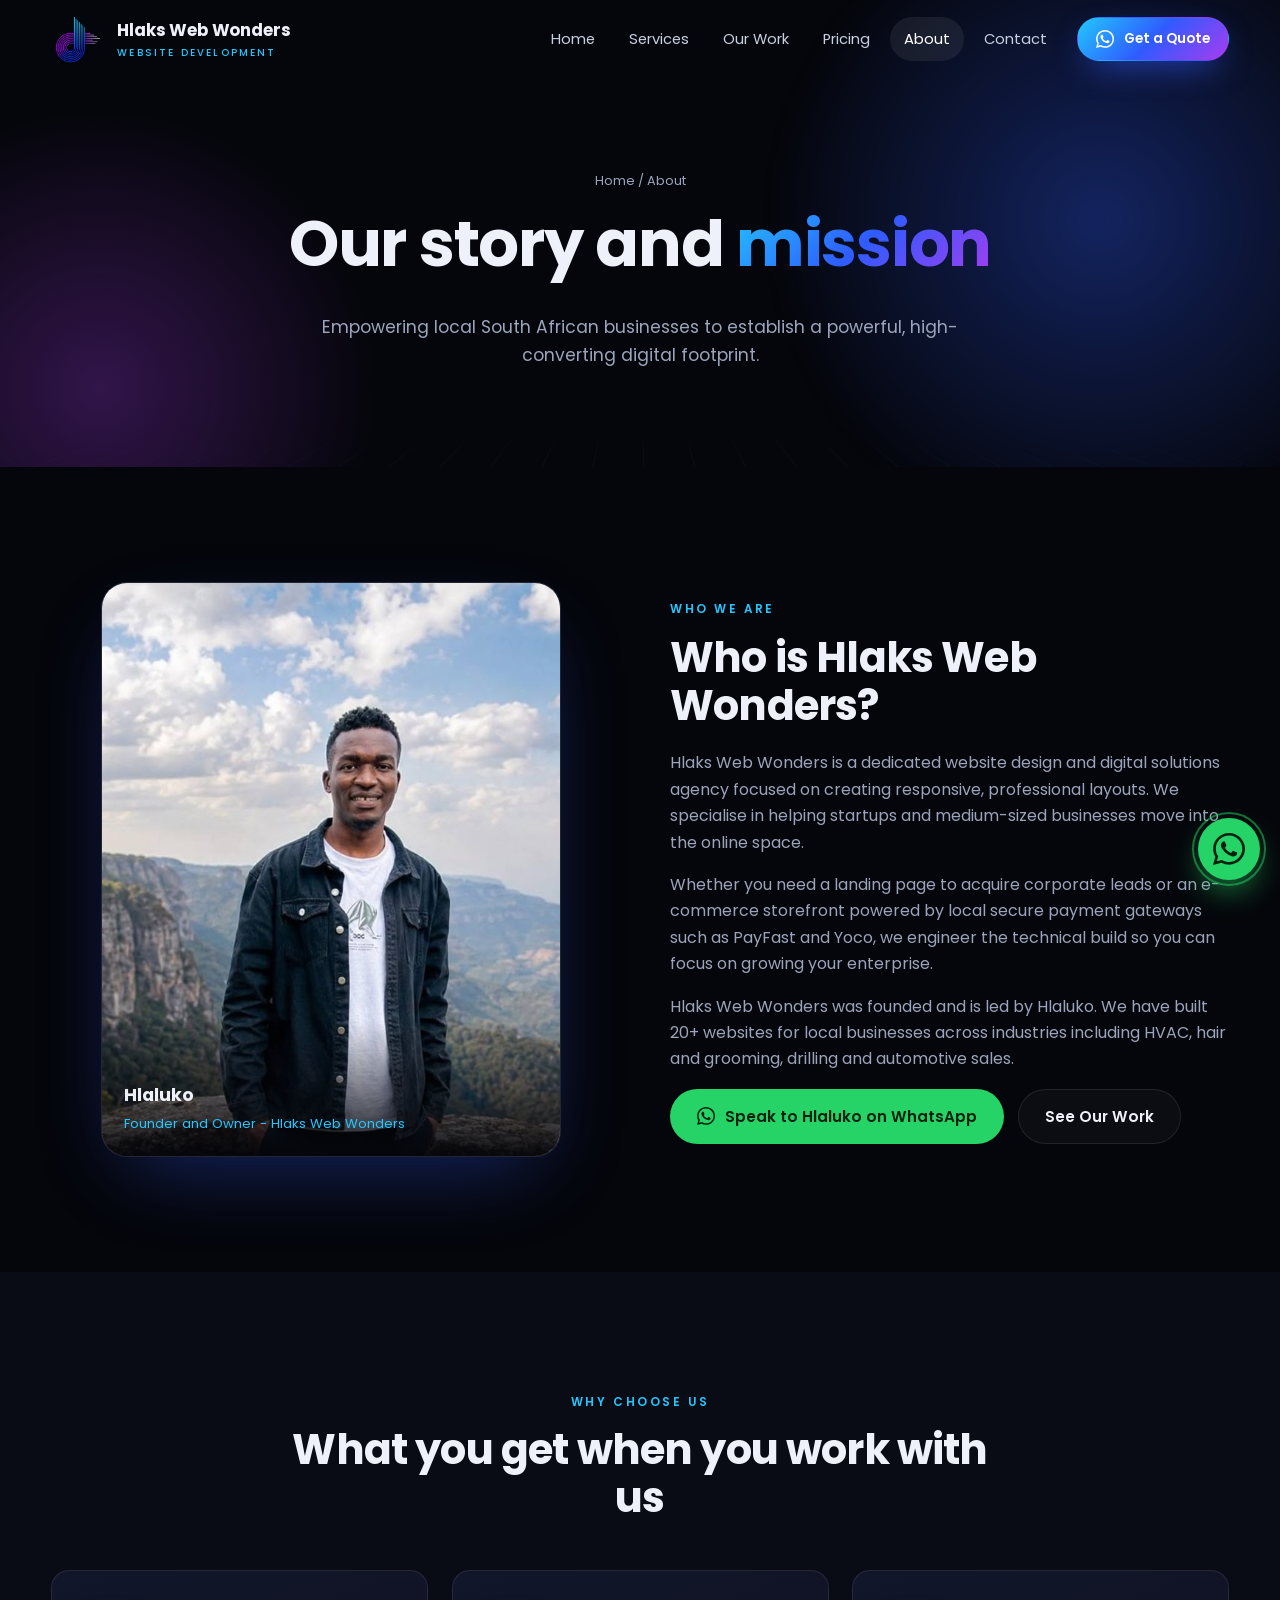
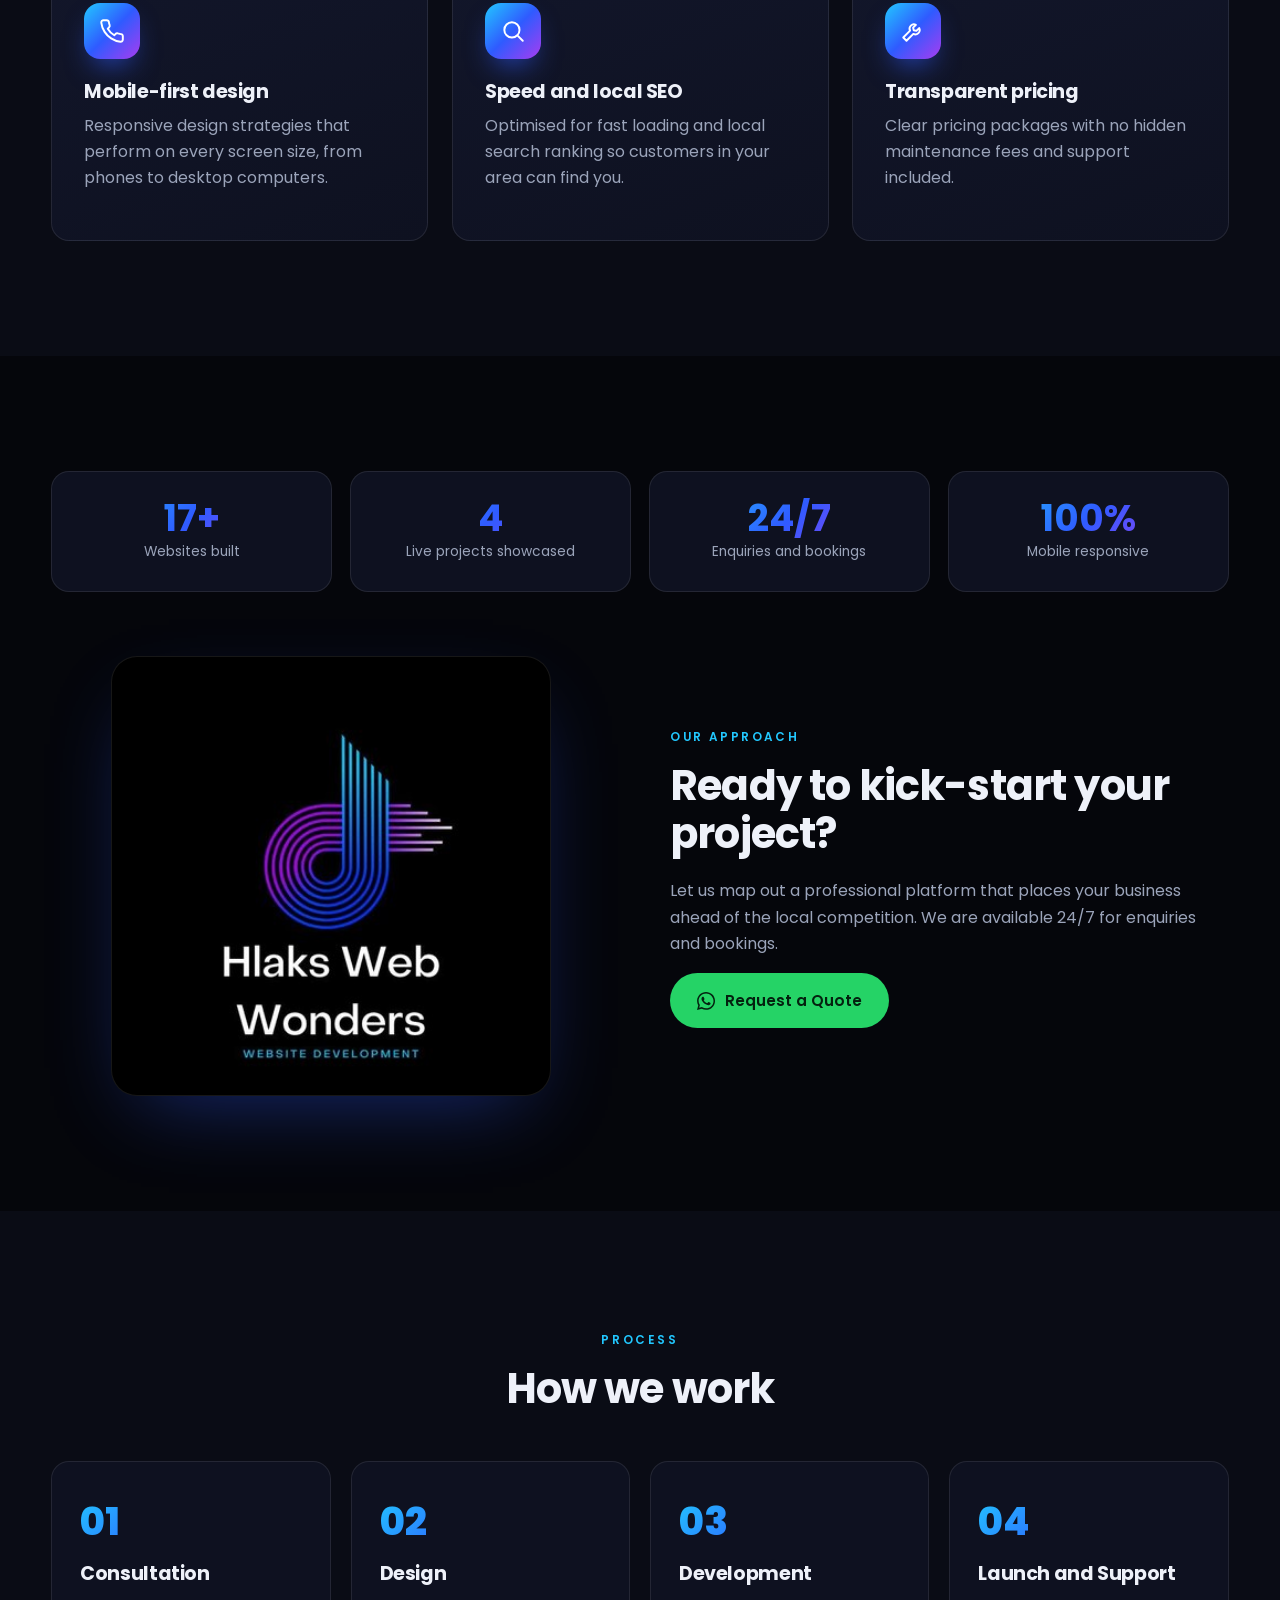
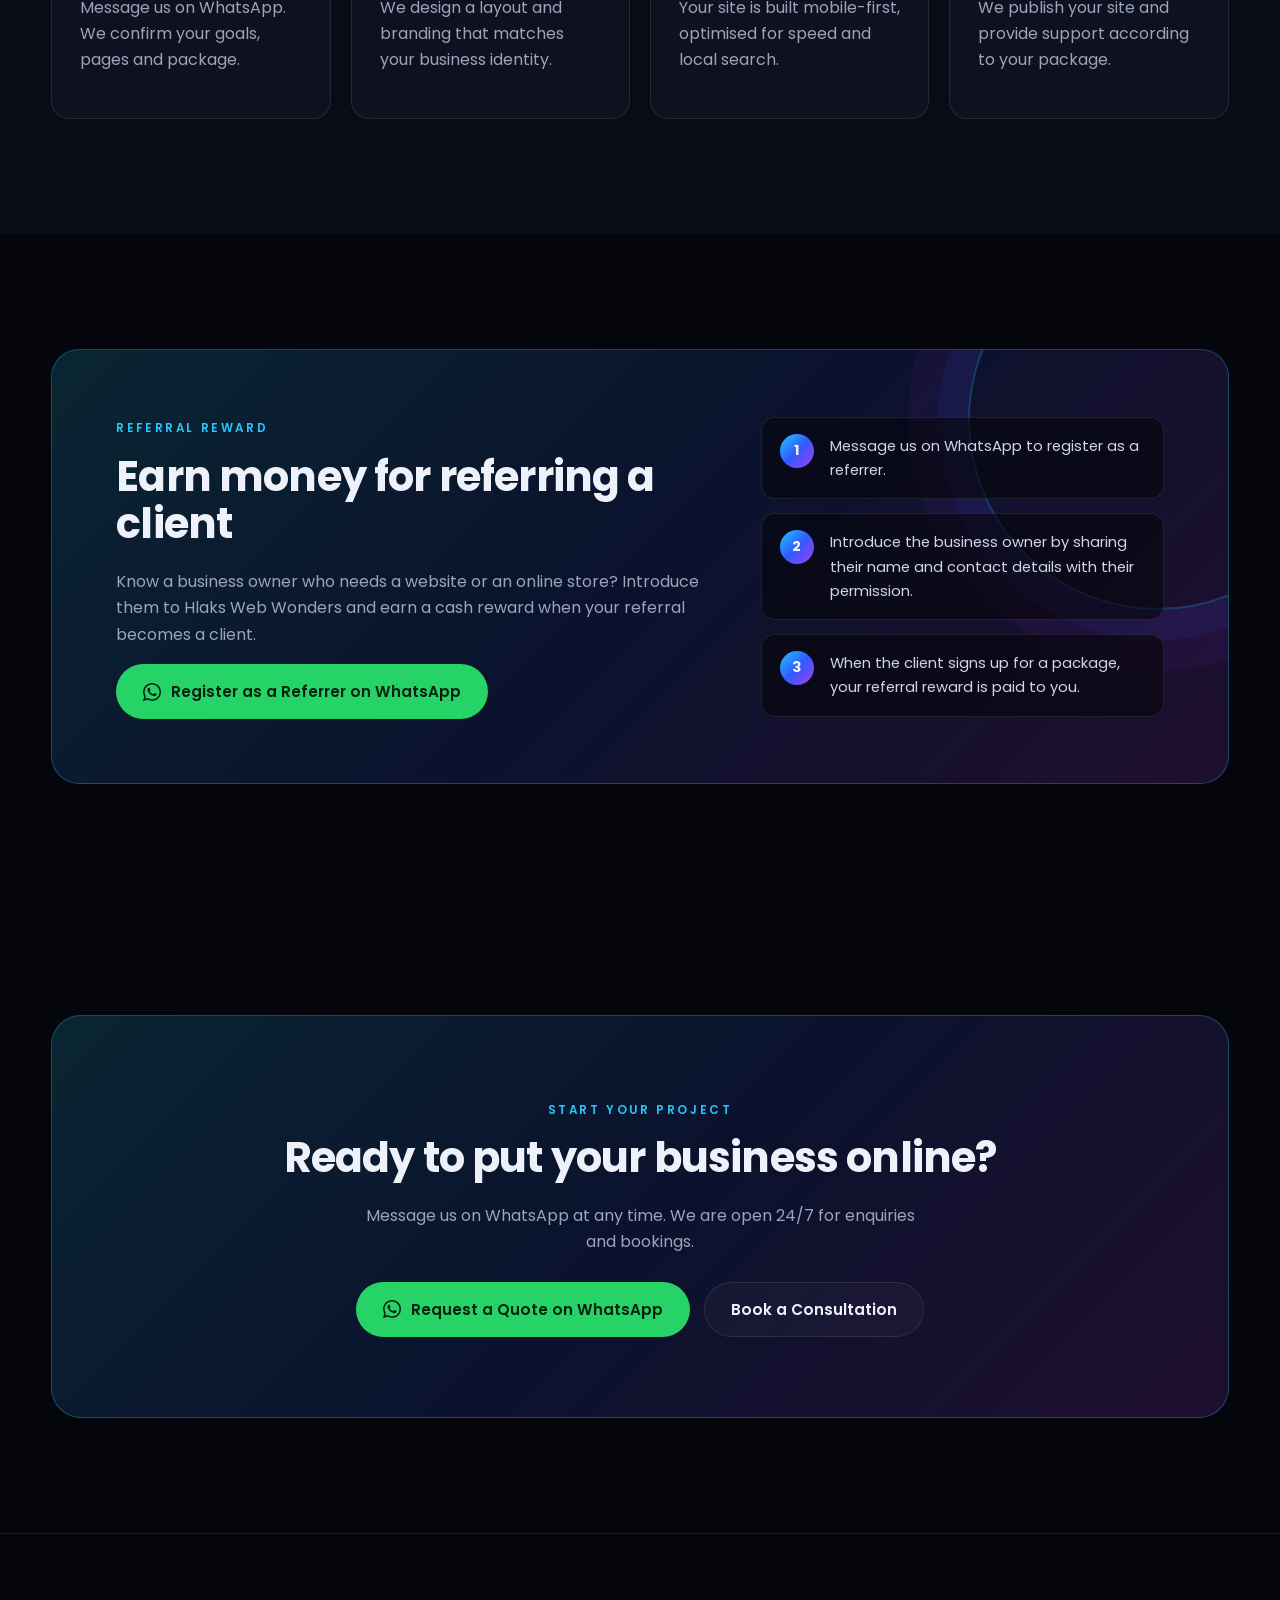
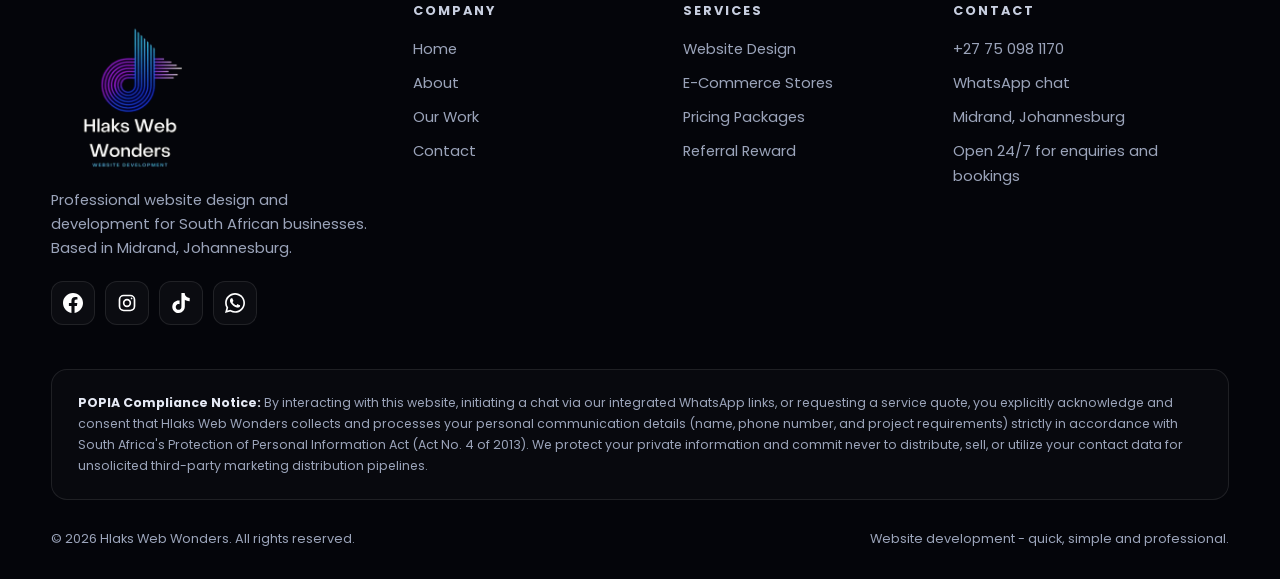
<file: about.html>
<!DOCTYPE html>
<html lang="en-ZA">
<head>
<meta charset="utf-8">
<meta name="viewport" content="width=device-width, initial-scale=1">
<title>About Hlaks Web Wonders | Website Design Agency in Midrand</title>
<meta name="description" content="Learn about Hlaks Web Wonders, a website design and digital solutions agency in Midrand helping South African businesses build a high-converting online presence.">
<meta name="theme-color" content="#05060b">
<link rel="canonical" href="https://hlakswebwonders.site/about.html">
<meta property="og:type" content="website">
<meta property="og:title" content="About Hlaks Web Wonders | Website Design Agency in Midrand">
<meta property="og:description" content="Learn about Hlaks Web Wonders, a website design and digital solutions agency in Midrand helping South African businesses build a high-converting online presence.">
<meta property="og:url" content="https://hlakswebwonders.site/about.html">
<meta property="og:locale" content="en_ZA">
<link rel="icon" type="image/png" href="[data-uri]">
<link rel="preconnect" href="https://fonts.googleapis.com">
<link rel="preconnect" href="https://fonts.gstatic.com" crossorigin>
<link href="https://fonts.googleapis.com/css2?family=Poppins:wght@400;500;600;700;800&display=swap" rel="stylesheet">
<style>
/* Hlaks Web Wonders - stylesheet
   Palette taken from the logo: black, cyan, electric blue, purple, lavender */
:root{
  --bg:#05060b;
  --bg-2:#0a0c15;
  --card:#0e1120;
  --card-2:#12162a;
  --line:rgba(255,255,255,.09);
  --text:#eef1f9;
  --muted:#9ba4ba;
  --cyan:#22c8ff;
  --blue:#2f5bff;
  --purple:#a83cf0;
  --lav:#f1d4f5;
  --wa:#25d366;
  --grad:linear-gradient(135deg,#22c8ff 0%,#2f5bff 50%,#a83cf0 100%);
  --grad-soft:linear-gradient(135deg,rgba(34,200,255,.16),rgba(47,91,255,.14),rgba(168,60,240,.16));
  --radius:18px;
  --shadow:0 30px 80px -30px rgba(47,91,255,.45);
  --font:'Poppins',system-ui,-apple-system,'Segoe UI',Roboto,Arial,sans-serif;
}
*,*::before,*::after{box-sizing:border-box}
html{scroll-behavior:smooth;-webkit-text-size-adjust:100%}
body{margin:0;background:var(--bg);color:var(--text);font-family:var(--font);line-height:1.65;font-size:16px;overflow-x:hidden}
img{max-width:100%;display:block}
a{color:inherit;text-decoration:none}
ul{margin:0;padding:0;list-style:none}
h1,h2,h3,h4{line-height:1.15;margin:0 0 .5em;font-weight:700;letter-spacing:-.02em}
h1{font-size:clamp(2.2rem,5.4vw,4rem)}
h2{font-size:clamp(1.7rem,3.6vw,2.6rem)}
h3{font-size:1.2rem}
p{margin:0 0 1em;color:var(--muted)}
.container{width:min(1180px,92%);margin-inline:auto}
.section{padding:clamp(64px,9vw,116px) 0;position:relative}
.section.alt{background:var(--bg-2)}
.eyebrow{display:inline-block;font-size:.74rem;letter-spacing:.22em;text-transform:uppercase;color:var(--cyan);font-weight:600;margin-bottom:14px}
.grad-text{background:var(--grad);-webkit-background-clip:text;background-clip:text;color:transparent}
.section-head{max-width:720px;margin-bottom:48px}
.section-head.center{margin-inline:auto;text-align:center}
.skip{position:absolute;left:-999px;top:0;background:#fff;color:#000;padding:10px 16px;z-index:200}
.skip:focus{left:10px;top:10px}

/* ---------- Buttons ---------- */
.btn{display:inline-flex;align-items:center;justify-content:center;gap:10px;padding:14px 26px;border-radius:999px;font-weight:600;font-size:.95rem;border:1px solid transparent;cursor:pointer;transition:transform .25s,box-shadow .25s,background .25s;font-family:inherit;text-align:center}
.btn svg{width:18px;height:18px;flex:none}
.btn-primary{background:var(--grad);color:#fff;box-shadow:0 12px 34px -12px rgba(47,91,255,.9)}
.btn-primary:hover{transform:translateY(-3px);box-shadow:0 18px 40px -12px rgba(168,60,240,.9)}
.btn-wa{background:var(--wa);color:#04210f}
.btn-wa:hover{transform:translateY(-3px);box-shadow:0 16px 36px -14px rgba(37,211,102,.9)}
.btn-ghost{border-color:var(--line);background:rgba(255,255,255,.03);color:var(--text)}
.btn-ghost:hover{border-color:var(--cyan);transform:translateY(-3px)}
.btn-sm{padding:10px 18px;font-size:.85rem}
.btn-block{width:100%}

/* ---------- Header ---------- */
.site-header{position:fixed;inset:0 0 auto 0;z-index:100;transition:background .3s,backdrop-filter .3s,border-color .3s;border-bottom:1px solid transparent}
.site-header.scrolled{background:rgba(5,6,11,.82);backdrop-filter:blur(16px);-webkit-backdrop-filter:blur(16px);border-color:var(--line)}
.nav{display:flex;align-items:center;justify-content:space-between;height:78px}
.brand{display:flex;align-items:center;gap:12px;font-weight:700;font-size:1.05rem;letter-spacing:-.01em}
.brand img{width:54px;height:50px;object-fit:contain}
.brand small{display:block;font-size:.62rem;letter-spacing:.22em;color:var(--cyan);font-weight:500;text-transform:uppercase}
.nav-links{display:flex;align-items:center;gap:6px}
.nav-links a.link{padding:10px 14px;border-radius:999px;font-size:.92rem;color:#c8cfe0;transition:color .2s,background .2s}
.nav-links a.link:hover,.nav-links a.link.active{color:#fff;background:rgba(255,255,255,.07)}
.nav-links .btn{margin-left:10px}
.burger{display:none;width:46px;height:46px;border-radius:12px;border:1px solid var(--line);background:rgba(255,255,255,.04);cursor:pointer;position:relative}
.burger span{position:absolute;left:12px;right:12px;height:2px;background:#fff;border-radius:2px;transition:transform .3s,opacity .3s,top .3s}
.burger span:nth-child(1){top:16px}.burger span:nth-child(2){top:22px}.burger span:nth-child(3){top:28px}
.burger.open span:nth-child(1){top:22px;transform:rotate(45deg)}
.burger.open span:nth-child(2){opacity:0}
.burger.open span:nth-child(3){top:22px;transform:rotate(-45deg)}

/* ---------- Hero ---------- */
.hero{padding:150px 0 90px;position:relative;overflow:hidden;min-height:100vh;display:flex;align-items:center}
.hero-bg{position:absolute;inset:0;pointer-events:none}
.hero-bg::before{content:"";position:absolute;width:760px;height:760px;right:-200px;top:-160px;background:radial-gradient(circle,rgba(47,91,255,.35),transparent 62%);filter:blur(10px)}
.hero-bg::after{content:"";position:absolute;width:640px;height:640px;left:-220px;bottom:-240px;background:radial-gradient(circle,rgba(168,60,240,.28),transparent 62%)}
.grid-floor{position:absolute;left:-20%;right:-20%;bottom:-8%;height:55%;background-image:linear-gradient(rgba(34,200,255,.18) 1px,transparent 1px),linear-gradient(90deg,rgba(34,200,255,.18) 1px,transparent 1px);background-size:60px 60px;transform:perspective(500px) rotateX(64deg);transform-origin:50% 100%;mask-image:linear-gradient(to top,#000 10%,transparent 85%);-webkit-mask-image:linear-gradient(to top,#000 10%,transparent 85%);animation:floor 8s linear infinite;opacity:.55}
@keyframes floor{to{background-position:0 60px}}
.hero-grid{display:grid;grid-template-columns:1.05fr .95fr;gap:50px;align-items:center;position:relative;z-index:2}
.hero h1{margin-bottom:22px}
.hero p.lead{font-size:1.12rem;max-width:560px;margin-bottom:30px}
.hero-cta{display:flex;flex-wrap:wrap;gap:14px;margin-bottom:34px}
.hero-badges{display:flex;flex-wrap:wrap;gap:12px}
.badge{display:inline-flex;align-items:center;gap:8px;padding:8px 14px;border:1px solid var(--line);border-radius:999px;font-size:.8rem;color:#c8cfe0;background:rgba(255,255,255,.03)}
.badge i{width:8px;height:8px;border-radius:50%;background:var(--wa);box-shadow:0 0 0 0 rgba(37,211,102,.7);animation:pulse 2s infinite}
@keyframes pulse{70%{box-shadow:0 0 0 9px rgba(37,211,102,0)}100%{box-shadow:0 0 0 0 rgba(37,211,102,0)}}

/* 3D scene */
.scene{perspective:1400px;height:520px;position:relative}
.stack{position:absolute;inset:0;transform-style:preserve-3d;transition:transform .15s ease-out;transform:rotateX(8deg) rotateY(-16deg)}
.ring-set{position:absolute;left:50%;top:50%;width:380px;height:380px;margin:-190px 0 0 -190px;transform-style:preserve-3d;animation:spin 26s linear infinite}
.ring-set span{position:absolute;inset:0;border-radius:50%;background:var(--grad);-webkit-mask:radial-gradient(farthest-side,transparent calc(100% - 4px),#000 calc(100% - 3px));mask:radial-gradient(farthest-side,transparent calc(100% - 4px),#000 calc(100% - 3px));opacity:.9}
.ring-set span:nth-child(1){transform:translateZ(-120px) scale(1)}
.ring-set span:nth-child(2){transform:translateZ(-60px) scale(.84)}
.ring-set span:nth-child(3){transform:translateZ(0) scale(.68)}
.ring-set span:nth-child(4){transform:translateZ(60px) scale(.52)}
.ring-set span:nth-child(5){transform:translateZ(120px) scale(.36)}
@keyframes spin{to{transform:rotateY(360deg)}}
.browser{position:absolute;left:50%;top:50%;width:min(420px,88%);margin-left:calc(min(420px,88%) / -2);margin-top:-150px;transform:translateZ(90px);background:#0b0e1c;border:1px solid rgba(255,255,255,.14);border-radius:16px;overflow:hidden;box-shadow:0 40px 90px -25px rgba(34,200,255,.4),0 0 0 1px rgba(255,255,255,.03)}
.browser-bar{display:flex;align-items:center;gap:7px;padding:11px 14px;background:#10142a;border-bottom:1px solid var(--line)}
.browser-bar i{width:10px;height:10px;border-radius:50%;background:#2a3050}
.browser-bar em{margin-left:10px;flex:1;height:20px;border-radius:999px;background:#0a0d1c;font-style:normal;font-size:.66rem;color:var(--muted);display:flex;align-items:center;padding:0 12px}
.browser-body{padding:20px;display:grid;gap:12px}
.bl{height:12px;border-radius:6px;background:rgba(255,255,255,.1)}
.bl.w60{width:60%}.bl.w80{width:80%}.bl.w40{width:40%}
.bl.hero-l{height:22px;background:var(--grad);width:70%}
.bb-row{display:grid;grid-template-columns:repeat(3,1fr);gap:10px;margin-top:6px}
.bb-row div{height:64px;border-radius:10px;background:var(--grad-soft);border:1px solid var(--line)}
.bb-btn{width:120px;height:30px;border-radius:999px;background:var(--wa);margin-top:6px}
.float-card{position:absolute;padding:14px 18px;border-radius:14px;background:rgba(14,17,32,.9);border:1px solid rgba(255,255,255,.14);backdrop-filter:blur(8px);font-size:.8rem;font-weight:600;box-shadow:0 24px 50px -20px rgba(0,0,0,.8);display:flex;align-items:center;gap:10px;animation:bob 5s ease-in-out infinite}
.float-card b{display:block;font-size:1.05rem;background:var(--grad);-webkit-background-clip:text;background-clip:text;color:transparent}
.float-card small{display:block;color:var(--muted);font-weight:400;font-size:.7rem}
.fc1{left:2%;top:8%;transform:translateZ(170px)}
.fc2{right:0;top:36%;transform:translateZ(200px);animation-delay:-1.6s}
.fc3{left:8%;bottom:6%;transform:translateZ(150px);animation-delay:-3s}
@keyframes bob{0%,100%{margin-top:0}50%{margin-top:-14px}}

/* ---------- Page hero (inner pages) ---------- */
.page-hero{padding:170px 0 80px;position:relative;overflow:hidden;text-align:center}
.page-hero p{max-width:640px;margin-inline:auto;font-size:1.08rem}
.crumbs{font-size:.8rem;color:var(--muted);margin-bottom:16px}
.crumbs a:hover{color:var(--cyan)}

/* ---------- Stats ---------- */
.stats{display:grid;grid-template-columns:repeat(4,1fr);gap:18px}
.stat{padding:26px;border-radius:var(--radius);background:var(--card);border:1px solid var(--line);text-align:center}
.stat b{display:block;font-size:2.3rem;background:var(--grad);-webkit-background-clip:text;background-clip:text;color:transparent;line-height:1.1}
.stat span{font-size:.86rem;color:var(--muted)}

/* ---------- Cards / tilt ---------- */
.tilt-wrap{perspective:1100px}
.tilt{transform-style:preserve-3d;transition:transform .2s ease-out,box-shadow .3s;will-change:transform}
.card{position:relative;padding:32px;border-radius:var(--radius);background:linear-gradient(160deg,var(--card-2),var(--card));border:1px solid var(--line);overflow:hidden}
.card::before{content:"";position:absolute;inset:0;background:radial-gradient(420px circle at var(--mx,50%) var(--my,0%),rgba(34,200,255,.14),transparent 60%);opacity:0;transition:opacity .3s;pointer-events:none}
.card:hover::before{opacity:1}
.card:hover{border-color:rgba(34,200,255,.35);box-shadow:var(--shadow)}
.card .ico{width:56px;height:56px;border-radius:16px;background:var(--grad);display:grid;place-items:center;margin-bottom:22px;transform:translateZ(40px);box-shadow:0 14px 30px -12px rgba(47,91,255,.9)}
.card .ico svg{width:26px;height:26px;stroke:#fff;fill:none;stroke-width:1.8;stroke-linecap:round;stroke-linejoin:round}
.card h3,.card p{transform:translateZ(22px)}
.cols-3{display:grid;grid-template-columns:repeat(3,1fr);gap:24px}
.cols-2{display:grid;grid-template-columns:repeat(2,1fr);gap:24px}
.cols-4{display:grid;grid-template-columns:repeat(4,1fr);gap:20px}
.checks li{position:relative;padding-left:30px;margin-bottom:12px;color:#cfd5e4;font-size:.95rem}
.checks li::before{content:"";position:absolute;left:0;top:7px;width:16px;height:16px;border-radius:50%;background:var(--grad)}
.checks li::after{content:"";position:absolute;left:5px;top:11px;width:5px;height:8px;border:solid #fff;border-width:0 2px 2px 0;transform:rotate(45deg) scale(.8);transform-origin:center;margin-top:-3px}

/* ---------- Process ---------- */
.steps{display:grid;grid-template-columns:repeat(4,1fr);gap:20px;counter-reset:s}
.step{padding:28px;border-radius:var(--radius);border:1px solid var(--line);background:var(--card);position:relative;counter-increment:s}
.step::before{content:"0" counter(s);font-size:2.4rem;font-weight:800;background:var(--grad);-webkit-background-clip:text;background-clip:text;color:transparent;display:block;margin-bottom:10px}

/* ---------- Pricing ---------- */
.price-card{display:flex;flex-direction:column}
.price-card .tag{position:absolute;top:18px;right:18px;font-size:.68rem;letter-spacing:.12em;text-transform:uppercase;padding:6px 12px;border-radius:999px;background:var(--grad);font-weight:600;color:#fff;transform:translateZ(30px)}
.price-card.featured{border-color:rgba(34,200,255,.5);box-shadow:var(--shadow)}
.price{font-size:2.8rem;font-weight:800;margin:6px 0 18px;transform:translateZ(30px)}
.price small{font-size:.8rem;color:var(--muted);font-weight:500;margin-left:6px}
.price-card .checks{flex:1;margin-bottom:24px}

/* ---------- Work ---------- */
.work-grid{display:grid;grid-template-columns:repeat(2,1fr);gap:34px}
.work-card{display:flex;flex-direction:column;border-radius:var(--radius);background:linear-gradient(160deg,var(--card-2),var(--card));border:1px solid var(--line);overflow:hidden;transition:box-shadow .3s,border-color .3s}
.work-card:hover{border-color:rgba(34,200,255,.4);box-shadow:var(--shadow)}
.work-shot{position:relative;aspect-ratio:16/10;background:#0b0e1c;overflow:hidden;display:block}
.work-shot img{width:100%;height:100%;object-fit:cover;transition:transform .8s ease}
.work-card:hover .work-shot img{transform:scale(1.07)}
.work-shot .fallback{position:absolute;inset:0;display:none;place-items:center;background:var(--grad-soft);font-weight:700;font-size:1.4rem;text-align:center;padding:20px}
.work-shot.noimg .fallback{display:grid}
.work-shot .live{position:absolute;left:14px;top:14px;z-index:2;display:inline-flex;align-items:center;gap:8px;padding:6px 12px;border-radius:999px;background:rgba(5,6,11,.85);border:1px solid var(--line);font-size:.7rem;letter-spacing:.1em;text-transform:uppercase;font-weight:600}
.work-shot .live i{width:7px;height:7px;border-radius:50%;background:var(--wa);animation:pulse 2s infinite}
.work-body{padding:28px;display:flex;flex-direction:column;flex:1;transform:translateZ(20px)}
.work-body .meta{font-size:.76rem;letter-spacing:.14em;text-transform:uppercase;color:var(--cyan);margin-bottom:8px}
.work-body .checks{margin:6px 0 20px}
.work-actions{display:flex;flex-wrap:wrap;gap:12px;margin-top:auto}
.work-feature{grid-column:1/-1}

/* ---------- About ---------- */
.split{display:grid;grid-template-columns:1fr 1fr;gap:60px;align-items:center}
.founder-wrap{perspective:1200px}
.founder{position:relative;border-radius:26px;overflow:hidden;aspect-ratio:4/5;background:var(--card);border:1px solid var(--line);box-shadow:var(--shadow);max-width:460px;margin-inline:auto}
.founder img{width:100%;height:100%;object-fit:cover}
.founder .mono{position:absolute;inset:0;display:none;place-items:center;font-size:5rem;font-weight:800;background:var(--grad-soft)}
.founder.noimg .mono{display:grid}
.founder-cap{position:absolute;left:0;right:0;bottom:0;padding:60px 22px 20px;background:linear-gradient(to top,rgba(5,6,11,.95),transparent);transform:translateZ(30px)}
.founder-cap b{display:block;font-size:1.1rem}
.founder-cap span{font-size:.82rem;color:var(--cyan)}

/* ---------- Referral ---------- */
.referral{position:relative;border-radius:28px;padding:clamp(32px,6vw,64px);background:var(--grad-soft);border:1px solid rgba(34,200,255,.3);overflow:hidden;display:grid;grid-template-columns:1.2fr .8fr;gap:40px;align-items:center}
.referral::after{content:"";position:absolute;right:-120px;top:-120px;width:380px;height:380px;border-radius:50%;border:2px solid rgba(34,200,255,.25);box-shadow:0 0 0 30px rgba(47,91,255,.08),0 0 0 60px rgba(168,60,240,.06)}
.ref-steps{position:relative;z-index:2;display:grid;gap:14px}
.ref-step{display:flex;gap:16px;align-items:flex-start;padding:16px 18px;border-radius:14px;background:rgba(5,6,11,.6);border:1px solid var(--line)}
.ref-step b{flex:none;width:34px;height:34px;border-radius:50%;background:var(--grad);display:grid;place-items:center;font-size:.9rem}
.ref-step span{font-size:.92rem;color:#cfd5e4}
.referral>div:first-child{position:relative;z-index:2}

/* ---------- Contact ---------- */
.contact-grid{display:grid;grid-template-columns:1.1fr .9fr;gap:36px;align-items:start}
.form{padding:36px}
.field{margin-bottom:18px}
.field label{display:block;font-size:.82rem;font-weight:600;margin-bottom:8px;color:#cfd5e4}
.field input,.field select,.field textarea{width:100%;padding:14px 16px;border-radius:12px;background:#080a15;border:1px solid var(--line);color:var(--text);font-family:inherit;font-size:.95rem;transition:border-color .2s,box-shadow .2s}
.field textarea{min-height:130px;resize:vertical}
.field select option{background:#0b0e1c}
.field input:focus,.field select:focus,.field textarea:focus{outline:none;border-color:var(--cyan);box-shadow:0 0 0 4px rgba(34,200,255,.14)}
.consent{display:flex;gap:12px;align-items:flex-start;font-size:.8rem;color:var(--muted);margin-bottom:20px}
.consent input{margin-top:4px;width:18px;height:18px;accent-color:var(--blue);flex:none}
.form-note{font-size:.78rem;margin-top:14px;text-align:center}
.info-list{display:grid;gap:16px}
.info{display:flex;gap:16px;align-items:center;padding:20px 22px;border-radius:16px;background:var(--card);border:1px solid var(--line);transition:border-color .25s,transform .25s}
.info:hover{border-color:rgba(34,200,255,.4);transform:translateX(6px)}
.info .ico{flex:none;width:46px;height:46px;border-radius:12px;background:var(--grad);display:grid;place-items:center}
.info .ico svg{width:22px;height:22px;stroke:#fff;fill:none;stroke-width:1.8;stroke-linecap:round;stroke-linejoin:round}
.info b{display:block;font-size:.95rem}
.info span{font-size:.84rem;color:var(--muted)}
.map{border-radius:var(--radius);overflow:hidden;border:1px solid var(--line);height:360px}
.map iframe{width:100%;height:100%;border:0;filter:grayscale(.3) invert(.92) hue-rotate(180deg) contrast(.9)}
.hours{display:flex;align-items:center;gap:18px;flex-wrap:wrap;padding:24px 28px;border-radius:var(--radius);border:1px solid rgba(34,200,255,.35);background:var(--grad-soft)}
.hours b{font-size:2rem;background:var(--grad);-webkit-background-clip:text;background-clip:text;color:transparent}
.faq details{border:1px solid var(--line);border-radius:14px;background:var(--card);padding:18px 22px;margin-bottom:12px}
.faq summary{cursor:pointer;font-weight:600;list-style:none;display:flex;justify-content:space-between;gap:16px}
.faq summary::after{content:"+";color:var(--cyan);font-size:1.3rem;line-height:1}
.faq details[open] summary::after{content:"\2212"}
.faq details p{margin:12px 0 0}

/* ---------- CTA ---------- */
.cta{text-align:center;padding:clamp(40px,7vw,80px) 24px;border-radius:30px;background:var(--grad-soft);border:1px solid rgba(34,200,255,.3);position:relative;overflow:hidden}
.cta p{max-width:560px;margin-inline:auto}
.cta .hero-cta{justify-content:center;margin:26px 0 0}

/* ---------- Footer ---------- */
.site-footer{border-top:1px solid var(--line);padding:70px 0 30px;background:#04050a}
.foot-grid{display:grid;grid-template-columns:1.4fr 1fr 1fr 1.2fr;gap:40px;margin-bottom:44px}
.foot-grid h4{font-size:.8rem;letter-spacing:.16em;text-transform:uppercase;color:#c8cfe0;margin-bottom:18px}
.foot-grid li{margin-bottom:10px;font-size:.92rem;color:var(--muted)}
.foot-grid a:hover{color:var(--cyan)}
.socials{display:flex;gap:10px;margin-top:20px}
.socials a{width:44px;height:44px;border-radius:12px;border:1px solid var(--line);display:grid;place-items:center;background:rgba(255,255,255,.03);transition:transform .25s,border-color .25s,background .25s}
.socials a:hover{transform:translateY(-4px);border-color:var(--cyan);background:var(--grad-soft)}
.socials svg{width:20px;height:20px;fill:#fff}
.popia{padding:22px 26px;border-radius:16px;border:1px solid var(--line);background:rgba(255,255,255,.02);font-size:.78rem;color:var(--muted);line-height:1.7;margin-bottom:28px}
.popia strong{color:#e6eaf5}
.copy{display:flex;justify-content:space-between;flex-wrap:wrap;gap:10px;font-size:.8rem;color:var(--muted)}

/* ---------- Floating WhatsApp ---------- */
.wa-float{position:fixed;right:20px;bottom:20px;z-index:150}
.wa-fab{width:62px;height:62px;border-radius:50%;background:var(--wa);display:grid;place-items:center;border:0;cursor:pointer;box-shadow:0 14px 34px -8px rgba(37,211,102,.8);transition:transform .25s;position:relative}
.wa-fab:hover{transform:scale(1.08) rotate(-4deg)}
.wa-fab svg{width:32px;height:32px;fill:#04210f}
.wa-fab::after{content:"";position:absolute;inset:-6px;border-radius:50%;border:2px solid rgba(37,211,102,.5);animation:ping 2.4s infinite}
@keyframes ping{0%{transform:scale(.9);opacity:1}100%{transform:scale(1.35);opacity:0}}
.wa-panel{position:absolute;right:0;bottom:78px;width:min(340px,calc(100vw - 40px));background:#0d1020;border:1px solid var(--line);border-radius:20px;overflow:hidden;box-shadow:0 30px 70px -20px rgba(0,0,0,.9);opacity:0;visibility:hidden;transform:translateY(16px) scale(.97);transform-origin:bottom right;transition:opacity .25s,transform .25s,visibility .25s}
.wa-float.open .wa-panel{opacity:1;visibility:visible;transform:none}
.wa-head{padding:18px 20px;background:linear-gradient(135deg,#0d3b2a,#0a5a3a);display:flex;gap:12px;align-items:center}
.wa-head img{width:40px;height:36px;object-fit:contain;background:#05060b;border-radius:10px;padding:4px}
.wa-head b{display:block;font-size:.95rem}
.wa-head span{font-size:.74rem;color:#b9f3d1;display:flex;align-items:center;gap:6px}
.wa-head span i{width:7px;height:7px;border-radius:50%;background:var(--wa)}
.wa-body{padding:16px;display:grid;gap:8px;max-height:56vh;overflow:auto}
.wa-body p{font-size:.82rem;margin:0 0 4px}
.wa-opt{display:block;padding:12px 14px;border-radius:12px;border:1px solid var(--line);background:rgba(255,255,255,.03);font-size:.86rem;font-weight:500;transition:border-color .2s,background .2s,transform .2s}
.wa-opt:hover{border-color:var(--wa);background:rgba(37,211,102,.08);transform:translateX(4px)}

/* ---------- Reveal ---------- */
.reveal{opacity:0;transform:translateY(34px) rotateX(8deg);transition:opacity .8s ease,transform .8s cubic-bezier(.2,.7,.2,1);transform-origin:50% 100%}
.reveal.in{opacity:1;transform:none}
.d1{transition-delay:.08s}.d2{transition-delay:.16s}.d3{transition-delay:.24s}.d4{transition-delay:.32s}

/* ---------- Responsive ---------- */
@media (max-width:1024px){
  .hero-grid,.split,.contact-grid,.referral{grid-template-columns:1fr}
  .scene{height:440px}
  .cols-3{grid-template-columns:repeat(2,1fr)}
  .cols-4,.stats,.steps{grid-template-columns:repeat(2,1fr)}
  .foot-grid{grid-template-columns:1fr 1fr}
}
@media (max-width:860px){
  .burger{display:block}
  .nav-links{position:fixed;inset:78px 0 auto 0;flex-direction:column;align-items:stretch;gap:4px;padding:18px 5% 26px;background:rgba(5,6,11,.97);backdrop-filter:blur(18px);border-bottom:1px solid var(--line);transform:translateY(-120%);transition:transform .35s ease;max-height:calc(100vh - 78px);overflow:auto}
  .nav-links.open{transform:none}
  .nav-links a.link{padding:14px 16px;font-size:1rem}
  .nav-links .btn{margin:10px 0 0}
  .work-grid{grid-template-columns:1fr}
}
@media (max-width:640px){
  body{font-size:15px}
  .hero{padding:120px 0 60px;min-height:auto}
  .scene{height:380px;margin-top:10px}
  .ring-set{width:280px;height:280px;margin:-140px 0 0 -140px}
  .float-card{font-size:.7rem;padding:10px 12px}
  .fc2{right:-2%}
  .cols-3,.cols-2,.cols-4,.stats,.steps,.foot-grid{grid-template-columns:1fr}
  .stats{grid-template-columns:repeat(2,1fr)}
  .page-hero{padding:130px 0 50px}
  .form{padding:24px}
  .btn{width:100%}
  .work-actions .btn,.hero-cta .btn{width:100%}
  .copy{flex-direction:column}
  .wa-float{right:14px;bottom:14px}
}
@media (prefers-reduced-motion:reduce){
  *,*::before,*::after{animation:none!important;transition:none!important}
  .reveal{opacity:1;transform:none}
  html{scroll-behavior:auto}
}

/* real logo image (black background blends into the page) */
.logo-full{mix-blend-mode:lighten;display:block;max-width:100%;height:auto}
.foot-logo{width:170px;margin:0 0 14px -6px}
.logo-panel{border-radius:26px;border:1px solid var(--line);background:#000;padding:20px;max-width:440px;margin-inline:auto;box-shadow:var(--shadow)}
.logo-panel .logo-full{width:100%;mix-blend-mode:normal}

</style>

</head>
<body>
<a class="skip" href="#main">Skip to content</a>
<header class="site-header">
  <div class="container nav">
    <a class="brand" href="index.html" aria-label="Hlaks Web Wonders home"><img src="[data-uri]" alt="Hlaks Web Wonders logo" width="46" height="42"><span>Hlaks Web Wonders<small>Website Development</small></span></a>
    <nav class="nav-links" id="nav-links" aria-label="Main navigation">
      <a class="link" href="index.html">Home</a><a class="link" href="index.html#services">Services</a><a class="link" href="our-work.html">Our Work</a><a class="link" href="index.html#pricing">Pricing</a><a class="link active" href="about.html">About</a><a class="link" href="contact.html">Contact</a>
      <a class="btn btn-primary btn-sm" data-wa="quote" href="https://wa.me/27750981170?text=Hello%20Hlaks%20Web%20Wonders%2C%20I%20would%20like%20to%20request%20a%20quotation%20for%20a%20new%20website.%20Please%20reply%20with%20the%20next%20steps.%20%28Sent%20from%20the%20About%20page%29" target="_blank" rel="noopener noreferrer"><svg viewBox="0 0 24 24" fill="currentColor" aria-hidden="true"><path d="M17.472 14.382c-.297-.149-1.758-.867-2.03-.967-.273-.099-.471-.148-.67.15-.197.297-.767.966-.94 1.164-.173.199-.347.223-.644.075-.3-.15-1.263-.465-2.403-1.485-.888-.795-1.484-1.77-1.66-2.07-.174-.3-.019-.465.13-.615.136-.135.301-.345.451-.523.146-.181.194-.301.297-.496.1-.21.049-.375-.025-.524-.075-.15-.672-1.62-.922-2.206-.24-.584-.487-.51-.672-.51-.172-.015-.371-.015-.571-.015-.2 0-.523.074-.797.359-.273.3-1.045 1.02-1.045 2.475s1.07 2.865 1.219 3.075c.149.195 2.105 3.195 5.1 4.485.714.3 1.27.48 1.704.629.714.227 1.365.195 1.88.121.574-.091 1.767-.721 2.016-1.426.255-.705.255-1.29.18-1.425-.074-.135-.27-.21-.57-.345m-5.446 7.443h-.016c-1.77 0-3.524-.48-5.055-1.38l-.36-.214-3.75.975 1.005-3.645-.239-.375c-.99-1.576-1.516-3.391-1.516-5.26 0-5.445 4.455-9.885 9.942-9.885 2.654 0 5.145 1.035 7.021 2.91 1.875 1.859 2.909 4.35 2.909 6.99-.004 5.444-4.46 9.885-9.935 9.885M20.52 3.449C18.24 1.245 15.24 0 12.045 0 5.463 0 .104 5.334.101 11.893c0 2.096.549 4.14 1.595 5.945L0 24l6.335-1.652c1.746.943 3.71 1.444 5.71 1.447h.006c6.585 0 11.946-5.336 11.949-11.896 0-3.176-1.24-6.165-3.495-8.411"/></svg>Get a Quote</a>
    </nav>
    <button class="burger" aria-label="Toggle menu" aria-expanded="false" aria-controls="nav-links"><span></span><span></span><span></span></button>
  </div>
</header>
<main id="main">
<section class="page-hero"><div class="hero-bg"><div class="grid-floor"></div></div><div class="container" style="position:relative;z-index:2">
  <div class="crumbs"><a href="index.html">Home</a> / About</div>
  <h1>Our story and <span class="grad-text">mission</span></h1>
  <p>Empowering local South African businesses to establish a powerful, high-converting digital footprint.</p></div></section>
<section class="section"><div class="container split">
  <div class="founder-wrap reveal"><div class="founder tilt" data-tilt="6">
    <img src="[data-uri]" alt="Hlaluko, founder and owner of Hlaks Web Wonders" data-fallback>
    <span class="mono">H</span>
    <div class="founder-cap"><b>Hlaluko</b><span>Founder and Owner - Hlaks Web Wonders</span></div></div></div>
  <div class="reveal d2"><span class="eyebrow">Who we are</span><h2>Who is Hlaks Web Wonders?</h2>
    <p>Hlaks Web Wonders is a dedicated website design and digital solutions agency focused on creating responsive, professional layouts. We specialise in helping startups and medium-sized businesses move into the online space.</p>
    <p>Whether you need a landing page to acquire corporate leads or an e-commerce storefront powered by local secure payment gateways such as PayFast and Yoco, we engineer the technical build so you can focus on growing your enterprise.</p>
    <p>Hlaks Web Wonders was founded and is led by Hlaluko. We have built 20+ websites for local businesses across industries including HVAC, hair and grooming, drilling and automotive sales.</p>
    <div class="hero-cta" style="margin-bottom:0"><a class="btn btn-wa" data-wa="booking" href="https://wa.me/27750981170?text=Hello%20Hlaks%20Web%20Wonders%2C%20I%20would%20like%20to%20book%20a%20consultation%20for%20a%20website%20project.%20Please%20reply%20with%20the%20next%20steps.%20%28Sent%20from%20the%20About%20page%29" target="_blank" rel="noopener noreferrer"><svg viewBox="0 0 24 24" fill="currentColor" aria-hidden="true"><path d="M17.472 14.382c-.297-.149-1.758-.867-2.03-.967-.273-.099-.471-.148-.67.15-.197.297-.767.966-.94 1.164-.173.199-.347.223-.644.075-.3-.15-1.263-.465-2.403-1.485-.888-.795-1.484-1.77-1.66-2.07-.174-.3-.019-.465.13-.615.136-.135.301-.345.451-.523.146-.181.194-.301.297-.496.1-.21.049-.375-.025-.524-.075-.15-.672-1.62-.922-2.206-.24-.584-.487-.51-.672-.51-.172-.015-.371-.015-.571-.015-.2 0-.523.074-.797.359-.273.3-1.045 1.02-1.045 2.475s1.07 2.865 1.219 3.075c.149.195 2.105 3.195 5.1 4.485.714.3 1.27.48 1.704.629.714.227 1.365.195 1.88.121.574-.091 1.767-.721 2.016-1.426.255-.705.255-1.29.18-1.425-.074-.135-.27-.21-.57-.345m-5.446 7.443h-.016c-1.77 0-3.524-.48-5.055-1.38l-.36-.214-3.75.975 1.005-3.645-.239-.375c-.99-1.576-1.516-3.391-1.516-5.26 0-5.445 4.455-9.885 9.942-9.885 2.654 0 5.145 1.035 7.021 2.91 1.875 1.859 2.909 4.35 2.909 6.99-.004 5.444-4.46 9.885-9.935 9.885M20.52 3.449C18.24 1.245 15.24 0 12.045 0 5.463 0 .104 5.334.101 11.893c0 2.096.549 4.14 1.595 5.945L0 24l6.335-1.652c1.746.943 3.71 1.444 5.71 1.447h.006c6.585 0 11.946-5.336 11.949-11.896 0-3.176-1.24-6.165-3.495-8.411"/></svg>Speak to Hlaluko on WhatsApp</a><a class="btn btn-ghost" href="our-work.html">See Our Work</a></div></div>
</div></section>
<section class="section alt"><div class="container">
  <div class="section-head center reveal"><span class="eyebrow">Why choose us</span><h2>What you get when you work with us</h2></div>
  <div class="cols-3 tilt-wrap">
    <article class="card tilt reveal d1" data-tilt="9"><div class="ico"><svg viewBox="0 0 24 24" aria-hidden="true"><path d="M22 16.9v3a2 2 0 0 1-2.2 2 19.8 19.8 0 0 1-8.6-3.1 19.5 19.5 0 0 1-6-6A19.8 19.8 0 0 1 2.1 4.2 2 2 0 0 1 4.1 2h3a2 2 0 0 1 2 1.7c.1 1 .4 1.9.7 2.8a2 2 0 0 1-.5 2.1L8.1 9.9a16 16 0 0 0 6 6l1.3-1.3a2 2 0 0 1 2.1-.4c.9.3 1.8.6 2.8.7a2 2 0 0 1 1.7 2z"/></svg></div><h3>Mobile-first design</h3><p>Responsive design strategies that perform on every screen size, from phones to desktop computers.</p></article>
    <article class="card tilt reveal d2" data-tilt="9"><div class="ico"><svg viewBox="0 0 24 24" aria-hidden="true"><circle cx="11" cy="11" r="7"/><path d="M21 21l-4.3-4.3"/></svg></div><h3>Speed and local SEO</h3><p>Optimised for fast loading and local search ranking so customers in your area can find you.</p></article>
    <article class="card tilt reveal d3" data-tilt="9"><div class="ico"><svg viewBox="0 0 24 24" aria-hidden="true"><path d="M14.7 6.3a4 4 0 0 0-5.4 5.4L3 18l3 3 6.3-6.3a4 4 0 0 0 5.4-5.4l-2.6 2.6-2.4-.6-.6-2.4z"/></svg></div><h3>Transparent pricing</h3><p>Clear pricing packages with no hidden maintenance fees and support included.</p></article>
  </div>
</div></section>
<section class="section"><div class="container"><div class="stats">
    <div class="stat reveal d1"><b data-count="20" data-suffix="+">20+</b><span>Websites built</span></div>
    <div class="stat reveal d2"><b data-count="5" data-suffix="">5</b><span>Live projects showcased</span></div>
    <div class="stat reveal d3"><b>24/7</b><span>Enquiries and bookings</span></div>
    <div class="stat reveal d4"><b>100%</b><span>Mobile responsive</span></div></div>
  <div class="split" style="margin-top:64px">
    <div class="reveal"><div class="logo-panel tilt" data-tilt="8"><img class="logo-full" src="[data-uri]" alt="Hlaks Web Wonders logo - Website Development" width="360" height="360"></div></div>
    <div class="reveal d2"><span class="eyebrow">Our approach</span><h2>Ready to kick-start your project?</h2><p>Let us map out a professional platform that places your business ahead of the local competition. We are available 24/7 for enquiries and bookings.</p>
    <div class="hero-cta" style="margin-bottom:0"><a class="btn btn-wa" data-wa="quote" href="https://wa.me/27750981170?text=Hello%20Hlaks%20Web%20Wonders%2C%20I%20would%20like%20to%20request%20a%20quotation%20for%20a%20new%20website.%20Please%20reply%20with%20the%20next%20steps.%20%28Sent%20from%20the%20About%20page%29" target="_blank" rel="noopener noreferrer"><svg viewBox="0 0 24 24" fill="currentColor" aria-hidden="true"><path d="M17.472 14.382c-.297-.149-1.758-.867-2.03-.967-.273-.099-.471-.148-.67.15-.197.297-.767.966-.94 1.164-.173.199-.347.223-.644.075-.3-.15-1.263-.465-2.403-1.485-.888-.795-1.484-1.77-1.66-2.07-.174-.3-.019-.465.13-.615.136-.135.301-.345.451-.523.146-.181.194-.301.297-.496.1-.21.049-.375-.025-.524-.075-.15-.672-1.62-.922-2.206-.24-.584-.487-.51-.672-.51-.172-.015-.371-.015-.571-.015-.2 0-.523.074-.797.359-.273.3-1.045 1.02-1.045 2.475s1.07 2.865 1.219 3.075c.149.195 2.105 3.195 5.1 4.485.714.3 1.27.48 1.704.629.714.227 1.365.195 1.88.121.574-.091 1.767-.721 2.016-1.426.255-.705.255-1.29.18-1.425-.074-.135-.27-.21-.57-.345m-5.446 7.443h-.016c-1.77 0-3.524-.48-5.055-1.38l-.36-.214-3.75.975 1.005-3.645-.239-.375c-.99-1.576-1.516-3.391-1.516-5.26 0-5.445 4.455-9.885 9.942-9.885 2.654 0 5.145 1.035 7.021 2.91 1.875 1.859 2.909 4.35 2.909 6.99-.004 5.444-4.46 9.885-9.935 9.885M20.52 3.449C18.24 1.245 15.24 0 12.045 0 5.463 0 .104 5.334.101 11.893c0 2.096.549 4.14 1.595 5.945L0 24l6.335-1.652c1.746.943 3.71 1.444 5.71 1.447h.006c6.585 0 11.946-5.336 11.949-11.896 0-3.176-1.24-6.165-3.495-8.411"/></svg>Request a Quote</a></div></div>
  </div>
</div></section>
<section class="section alt"><div class="container"><div class="section-head center reveal"><span class="eyebrow">Process</span><h2>How we work</h2></div><div class="steps">
  <div class="step reveal d1"><h3>Consultation</h3><p>Message us on WhatsApp. We confirm your goals, pages and package.</p></div>
  <div class="step reveal d2"><h3>Design</h3><p>We design a layout and branding that matches your business identity.</p></div>
  <div class="step reveal d3"><h3>Development</h3><p>Your site is built mobile-first, optimised for speed and local search.</p></div>
  <div class="step reveal d4"><h3>Launch and Support</h3><p>We publish your site and provide support according to your package.</p></div></div></div></section>
<section class="section" id="referral"><div class="container">
  <div class="referral reveal">
    <div><span class="eyebrow">Referral Reward</span><h2>Earn money for referring a client</h2>
    <p>Know a business owner who needs a website or an online store? Introduce them to Hlaks Web Wonders and earn a cash reward when your referral becomes a client.</p>
    <a class="btn btn-wa" data-wa="referral" href="https://wa.me/27750981170?text=Hello%20Hlaks%20Web%20Wonders%2C%20I%20would%20like%20to%20register%20as%20a%20referrer%20and%20receive%20the%20details%20of%20the%20referral%20reward.%20Please%20reply%20with%20the%20next%20steps.%20%28Sent%20from%20the%20About%20page%29" target="_blank" rel="noopener noreferrer"><svg viewBox="0 0 24 24" fill="currentColor" aria-hidden="true"><path d="M17.472 14.382c-.297-.149-1.758-.867-2.03-.967-.273-.099-.471-.148-.67.15-.197.297-.767.966-.94 1.164-.173.199-.347.223-.644.075-.3-.15-1.263-.465-2.403-1.485-.888-.795-1.484-1.77-1.66-2.07-.174-.3-.019-.465.13-.615.136-.135.301-.345.451-.523.146-.181.194-.301.297-.496.1-.21.049-.375-.025-.524-.075-.15-.672-1.62-.922-2.206-.24-.584-.487-.51-.672-.51-.172-.015-.371-.015-.571-.015-.2 0-.523.074-.797.359-.273.3-1.045 1.02-1.045 2.475s1.07 2.865 1.219 3.075c.149.195 2.105 3.195 5.1 4.485.714.3 1.27.48 1.704.629.714.227 1.365.195 1.88.121.574-.091 1.767-.721 2.016-1.426.255-.705.255-1.29.18-1.425-.074-.135-.27-.21-.57-.345m-5.446 7.443h-.016c-1.77 0-3.524-.48-5.055-1.38l-.36-.214-3.75.975 1.005-3.645-.239-.375c-.99-1.576-1.516-3.391-1.516-5.26 0-5.445 4.455-9.885 9.942-9.885 2.654 0 5.145 1.035 7.021 2.91 1.875 1.859 2.909 4.35 2.909 6.99-.004 5.444-4.46 9.885-9.935 9.885M20.52 3.449C18.24 1.245 15.24 0 12.045 0 5.463 0 .104 5.334.101 11.893c0 2.096.549 4.14 1.595 5.945L0 24l6.335-1.652c1.746.943 3.71 1.444 5.71 1.447h.006c6.585 0 11.946-5.336 11.949-11.896 0-3.176-1.24-6.165-3.495-8.411"/></svg>Register as a Referrer on WhatsApp</a></div>
    <div class="ref-steps">
      <div class="ref-step"><b>1</b><span>Message us on WhatsApp to register as a referrer.</span></div>
      <div class="ref-step"><b>2</b><span>Introduce the business owner by sharing their name and contact details with their permission.</span></div>
      <div class="ref-step"><b>3</b><span>When the client signs up for a package, your referral reward is paid to you.</span></div>
    </div>
  </div>
</div></section>

<section class="section"><div class="container"><div class="cta reveal">
  <span class="eyebrow">Start your project</span><h2>Ready to put your business online?</h2><p>Message us on WhatsApp at any time. We are open 24/7 for enquiries and bookings.</p>
  <div class="hero-cta"><a class="btn btn-wa" data-wa="quote" href="https://wa.me/27750981170?text=Hello%20Hlaks%20Web%20Wonders%2C%20I%20would%20like%20to%20request%20a%20quotation%20for%20a%20new%20website.%20Please%20reply%20with%20the%20next%20steps.%20%28Sent%20from%20the%20About%20page%29" target="_blank" rel="noopener noreferrer"><svg viewBox="0 0 24 24" fill="currentColor" aria-hidden="true"><path d="M17.472 14.382c-.297-.149-1.758-.867-2.03-.967-.273-.099-.471-.148-.67.15-.197.297-.767.966-.94 1.164-.173.199-.347.223-.644.075-.3-.15-1.263-.465-2.403-1.485-.888-.795-1.484-1.77-1.66-2.07-.174-.3-.019-.465.13-.615.136-.135.301-.345.451-.523.146-.181.194-.301.297-.496.1-.21.049-.375-.025-.524-.075-.15-.672-1.62-.922-2.206-.24-.584-.487-.51-.672-.51-.172-.015-.371-.015-.571-.015-.2 0-.523.074-.797.359-.273.3-1.045 1.02-1.045 2.475s1.07 2.865 1.219 3.075c.149.195 2.105 3.195 5.1 4.485.714.3 1.27.48 1.704.629.714.227 1.365.195 1.88.121.574-.091 1.767-.721 2.016-1.426.255-.705.255-1.29.18-1.425-.074-.135-.27-.21-.57-.345m-5.446 7.443h-.016c-1.77 0-3.524-.48-5.055-1.38l-.36-.214-3.75.975 1.005-3.645-.239-.375c-.99-1.576-1.516-3.391-1.516-5.26 0-5.445 4.455-9.885 9.942-9.885 2.654 0 5.145 1.035 7.021 2.91 1.875 1.859 2.909 4.35 2.909 6.99-.004 5.444-4.46 9.885-9.935 9.885M20.52 3.449C18.24 1.245 15.24 0 12.045 0 5.463 0 .104 5.334.101 11.893c0 2.096.549 4.14 1.595 5.945L0 24l6.335-1.652c1.746.943 3.71 1.444 5.71 1.447h.006c6.585 0 11.946-5.336 11.949-11.896 0-3.176-1.24-6.165-3.495-8.411"/></svg>Request a Quote on WhatsApp</a><a class="btn btn-ghost" data-wa="booking" href="https://wa.me/27750981170?text=Hello%20Hlaks%20Web%20Wonders%2C%20I%20would%20like%20to%20book%20a%20consultation%20for%20a%20website%20project.%20Please%20reply%20with%20the%20next%20steps.%20%28Sent%20from%20the%20About%20page%29" target="_blank" rel="noopener noreferrer">Book a Consultation</a></div>
</div></div></section>

</main>
<footer class="site-footer">
  <div class="container">
    <div class="foot-grid">
      <div>
        <a href="index.html" aria-label="Hlaks Web Wonders home"><img class="logo-full foot-logo" src="[data-uri]" alt="Hlaks Web Wonders logo - Website Development" width="170" height="170"></a>
        <p style="margin-top:6px;font-size:.92rem">Professional website design and development for South African businesses. Based in Midrand, Johannesburg.</p>
        <div class="socials">
          <a href="https://www.facebook.com/p/Hlaks-Web-Wonders-61583566707693/" target="_blank" rel="noopener noreferrer" aria-label="Hlaks Web Wonders on Facebook"><svg viewBox="0 0 24 24" aria-hidden="true"><path d="M24 12.073c0-6.627-5.373-12-12-12s-12 5.373-12 12c0 5.99 4.388 10.954 10.125 11.854v-8.385H7.078v-3.47h3.047V9.43c0-3.007 1.792-4.669 4.533-4.669 1.312 0 2.686.235 2.686.235v2.953H15.83c-1.491 0-1.956.925-1.956 1.874v2.25h3.328l-.532 3.47h-2.796v8.385C19.612 23.027 24 18.062 24 12.073z"/></svg></a>
          <a href="https://www.instagram.com/hlakswebwonders?igsh=bjZuZzh0eWhqZzV2" target="_blank" rel="noopener noreferrer" aria-label="Hlaks Web Wonders on Instagram"><svg viewBox="0 0 24 24" aria-hidden="true" style="fill:none;stroke:#fff;stroke-width:2;stroke-linecap:round;stroke-linejoin:round"><rect x="3" y="3" width="18" height="18" rx="5"/><circle cx="12" cy="12" r="4"/><circle cx="17.5" cy="6.5" r="1" style="fill:#fff;stroke:none"/></svg></a>
          <a href="https://www.tiktok.com/@hlakswebwonders" target="_blank" rel="noopener noreferrer" aria-label="Hlaks Web Wonders on TikTok"><svg viewBox="0 0 24 24" aria-hidden="true"><path d="M12.525.02c1.31-.02 2.61-.01 3.91-.02.08 1.53.63 3.09 1.75 4.17 1.12 1.11 2.7 1.62 4.24 1.79v4.03c-1.44-.05-2.89-.35-4.2-.97-.57-.26-1.1-.59-1.62-.93-.01 2.92.01 5.84-.02 8.75-.08 1.4-.54 2.79-1.35 3.94-1.31 1.92-3.58 3.17-5.91 3.21-1.43.08-2.86-.31-4.08-1.03-2.02-1.19-3.44-3.37-3.65-5.71-.02-.5-.03-1-.01-1.49.18-1.9 1.12-3.72 2.58-4.96 1.66-1.44 3.98-2.13 6.15-1.72.02 1.48-.04 2.96-.04 4.44-.99-.32-2.15-.23-3.02.37-.63.41-1.11 1.04-1.36 1.75-.21.51-.15 1.07-.14 1.61.24 1.64 1.82 3.02 3.5 2.87 1.12-.01 2.19-.66 2.77-1.61.19-.33.4-.67.41-1.06.1-1.79.06-3.57.07-5.36.01-4.03-.01-8.05.02-12.07z"/></svg></a>
          <a data-wa="general" href="https://wa.me/27750981170?text=Hello%20Hlaks%20Web%20Wonders%2C%20I%20would%20like%20to%20make%20an%20enquiry%20about%20your%20website%20development%20services.%20Please%20reply%20with%20the%20next%20steps.%20%28Sent%20from%20the%20About%20page%29" target="_blank" rel="noopener noreferrer" aria-label="Chat with Hlaks Web Wonders on WhatsApp"><svg viewBox="0 0 24 24" fill="#fff" aria-hidden="true"><path d="M17.472 14.382c-.297-.149-1.758-.867-2.03-.967-.273-.099-.471-.148-.67.15-.197.297-.767.966-.94 1.164-.173.199-.347.223-.644.075-.3-.15-1.263-.465-2.403-1.485-.888-.795-1.484-1.77-1.66-2.07-.174-.3-.019-.465.13-.615.136-.135.301-.345.451-.523.146-.181.194-.301.297-.496.1-.21.049-.375-.025-.524-.075-.15-.672-1.62-.922-2.206-.24-.584-.487-.51-.672-.51-.172-.015-.371-.015-.571-.015-.2 0-.523.074-.797.359-.273.3-1.045 1.02-1.045 2.475s1.07 2.865 1.219 3.075c.149.195 2.105 3.195 5.1 4.485.714.3 1.27.48 1.704.629.714.227 1.365.195 1.88.121.574-.091 1.767-.721 2.016-1.426.255-.705.255-1.29.18-1.425-.074-.135-.27-.21-.57-.345m-5.446 7.443h-.016c-1.77 0-3.524-.48-5.055-1.38l-.36-.214-3.75.975 1.005-3.645-.239-.375c-.99-1.576-1.516-3.391-1.516-5.26 0-5.445 4.455-9.885 9.942-9.885 2.654 0 5.145 1.035 7.021 2.91 1.875 1.859 2.909 4.35 2.909 6.99-.004 5.444-4.46 9.885-9.935 9.885M20.52 3.449C18.24 1.245 15.24 0 12.045 0 5.463 0 .104 5.334.101 11.893c0 2.096.549 4.14 1.595 5.945L0 24l6.335-1.652c1.746.943 3.71 1.444 5.71 1.447h.006c6.585 0 11.946-5.336 11.949-11.896 0-3.176-1.24-6.165-3.495-8.411"/></svg></a>
        </div>
      </div>
      <div><h4>Company</h4><ul><li><a href="index.html">Home</a></li><li><a href="about.html">About</a></li><li><a href="our-work.html">Our Work</a></li><li><a href="contact.html">Contact</a></li></ul></div>
      <div><h4>Services</h4><ul><li><a href="index.html#services">Website Design</a></li><li><a href="index.html#services">E-Commerce Stores</a></li><li><a href="index.html#pricing">Pricing Packages</a></li><li><a href="index.html#referral">Referral Reward</a></li></ul></div>
      <div><h4>Contact</h4><ul>
        <li><a href="tel:+27750981170">+27 75 098 1170</a></li>
        <li><a data-wa="general" href="https://wa.me/27750981170?text=Hello%20Hlaks%20Web%20Wonders%2C%20I%20would%20like%20to%20make%20an%20enquiry%20about%20your%20website%20development%20services.%20Please%20reply%20with%20the%20next%20steps.%20%28Sent%20from%20the%20About%20page%29" target="_blank" rel="noopener noreferrer">WhatsApp chat</a></li>
        <li>Midrand, Johannesburg</li>
        <li>Open 24/7 for enquiries and bookings</li></ul></div>
    </div>
    <div class="popia" id="popia"><strong>POPIA Compliance Notice:</strong> By interacting with this website, initiating a chat via our integrated WhatsApp links, or requesting a service quote, you explicitly acknowledge and consent that Hlaks Web Wonders collects and processes your personal communication details (name, phone number, and project requirements) strictly in accordance with South Africa's Protection of Personal Information Act (Act No. 4 of 2013). We protect your private information and commit never to distribute, sell, or utilize your contact data for unsolicited third-party marketing distribution pipelines.</div>
    <div class="copy"><span>&copy; <span data-year>2026</span> Hlaks Web Wonders. All rights reserved.</span><span>Website development - quick, simple and professional.</span></div>
  </div>
</footer>
<div class="wa-float">
  <div class="wa-panel" role="dialog" aria-label="WhatsApp enquiry options">
    <div class="wa-head"><img src="[data-uri]" alt=""><div><b>Hlaks Web Wonders</b><span><i></i>Open 24/7 - enquiries and bookings</span></div></div>
    <div class="wa-body"><p>Select a topic. WhatsApp opens with a message prepared for that topic.</p><a class="wa-opt" data-wa="general" href="https://wa.me/27750981170?text=Hello%20Hlaks%20Web%20Wonders%2C%20I%20would%20like%20to%20make%20an%20enquiry%20about%20your%20website%20development%20services.%20Please%20reply%20with%20the%20next%20steps.%20%28Sent%20from%20the%20About%20page%29" target="_blank" rel="noopener noreferrer">General enquiry</a><a class="wa-opt" data-wa="quote" href="https://wa.me/27750981170?text=Hello%20Hlaks%20Web%20Wonders%2C%20I%20would%20like%20to%20request%20a%20quotation%20for%20a%20new%20website.%20Please%20reply%20with%20the%20next%20steps.%20%28Sent%20from%20the%20About%20page%29" target="_blank" rel="noopener noreferrer">Request a quotation</a><a class="wa-opt" data-wa="booking" href="https://wa.me/27750981170?text=Hello%20Hlaks%20Web%20Wonders%2C%20I%20would%20like%20to%20book%20a%20consultation%20for%20a%20website%20project.%20Please%20reply%20with%20the%20next%20steps.%20%28Sent%20from%20the%20About%20page%29" target="_blank" rel="noopener noreferrer">Book a consultation</a><a class="wa-opt" data-wa="startup" href="https://wa.me/27750981170?text=Hello%20Hlaks%20Web%20Wonders%2C%20I%20am%20interested%20in%20the%20Startup%20Package%20%28R1%2C500%29%20and%20would%20like%20to%20get%20started.%20Please%20reply%20with%20the%20next%20steps.%20%28Sent%20from%20the%20About%20page%29" target="_blank" rel="noopener noreferrer">Startup Package - R1,500</a><a class="wa-opt" data-wa="business" href="https://wa.me/27750981170?text=Hello%20Hlaks%20Web%20Wonders%2C%20I%20am%20interested%20in%20the%20Business%20Growth%20package%20%28R3%2C000%29%20and%20would%20like%20to%20get%20started.%20Please%20reply%20with%20the%20next%20steps.%20%28Sent%20from%20the%20About%20page%29" target="_blank" rel="noopener noreferrer">Business Growth - R3,000</a><a class="wa-opt" data-wa="ecommerce" href="https://wa.me/27750981170?text=Hello%20Hlaks%20Web%20Wonders%2C%20I%20am%20interested%20in%20the%20E-Commerce%20Wonder%20package%20%28R5%2C000%29%20and%20would%20like%20to%20get%20started.%20Please%20reply%20with%20the%20next%20steps.%20%28Sent%20from%20the%20About%20page%29" target="_blank" rel="noopener noreferrer">E-Commerce Wonder - R5,000</a><a class="wa-opt" data-wa="redesign" href="https://wa.me/27750981170?text=Hello%20Hlaks%20Web%20Wonders%2C%20I%20would%20like%20to%20redesign%20my%20existing%20website.%20Please%20reply%20with%20the%20next%20steps.%20%28Sent%20from%20the%20About%20page%29" target="_blank" rel="noopener noreferrer">Redesign my website</a><a class="wa-opt" data-wa="support" href="https://wa.me/27750981170?text=Hello%20Hlaks%20Web%20Wonders%2C%20I%20need%20support%20or%20maintenance%20for%20my%20website.%20Please%20reply%20with%20the%20next%20steps.%20%28Sent%20from%20the%20About%20page%29" target="_blank" rel="noopener noreferrer">Website support</a><a class="wa-opt" data-wa="referral" href="https://wa.me/27750981170?text=Hello%20Hlaks%20Web%20Wonders%2C%20I%20would%20like%20to%20register%20as%20a%20referrer%20and%20receive%20the%20details%20of%20the%20referral%20reward.%20Please%20reply%20with%20the%20next%20steps.%20%28Sent%20from%20the%20About%20page%29" target="_blank" rel="noopener noreferrer">Referral programme</a></div>
  </div>
  <button class="wa-fab" aria-label="Open WhatsApp enquiry menu" aria-expanded="false"><svg viewBox="0 0 24 24" fill="currentColor" aria-hidden="true"><path d="M17.472 14.382c-.297-.149-1.758-.867-2.03-.967-.273-.099-.471-.148-.67.15-.197.297-.767.966-.94 1.164-.173.199-.347.223-.644.075-.3-.15-1.263-.465-2.403-1.485-.888-.795-1.484-1.77-1.66-2.07-.174-.3-.019-.465.13-.615.136-.135.301-.345.451-.523.146-.181.194-.301.297-.496.1-.21.049-.375-.025-.524-.075-.15-.672-1.62-.922-2.206-.24-.584-.487-.51-.672-.51-.172-.015-.371-.015-.571-.015-.2 0-.523.074-.797.359-.273.3-1.045 1.02-1.045 2.475s1.07 2.865 1.219 3.075c.149.195 2.105 3.195 5.1 4.485.714.3 1.27.48 1.704.629.714.227 1.365.195 1.88.121.574-.091 1.767-.721 2.016-1.426.255-.705.255-1.29.18-1.425-.074-.135-.27-.21-.57-.345m-5.446 7.443h-.016c-1.77 0-3.524-.48-5.055-1.38l-.36-.214-3.75.975 1.005-3.645-.239-.375c-.99-1.576-1.516-3.391-1.516-5.26 0-5.445 4.455-9.885 9.942-9.885 2.654 0 5.145 1.035 7.021 2.91 1.875 1.859 2.909 4.35 2.909 6.99-.004 5.444-4.46 9.885-9.935 9.885M20.52 3.449C18.24 1.245 15.24 0 12.045 0 5.463 0 .104 5.334.101 11.893c0 2.096.549 4.14 1.595 5.945L0 24l6.335-1.652c1.746.943 3.71 1.444 5.71 1.447h.006c6.585 0 11.946-5.336 11.949-11.896 0-3.176-1.24-6.165-3.495-8.411"/></svg></button>
</div>
<script>
/* Hlaks Web Wonders - site script */
(function () {
  'use strict';

  var WA_NUMBER = '27750981170';
  var reduce = window.matchMedia('(prefers-reduced-motion: reduce)').matches;
  var coarse = window.matchMedia('(pointer: coarse)').matches;

  /* ---------- WhatsApp message automation ----------
     Every element with data-wa="topic" gets a message that matches
     what the visitor clicked. Optional data-wa-detail adds a detail
     (for example the name of a project on the Our Work page). */
  var TOPICS = {
    general:   'I would like to make an enquiry about your website development services.',
    quote:     'I would like to request a quotation for a new website.',
    booking:   'I would like to book a consultation for a website project.',
    startup:   'I am interested in the Startup Package (R1,500) and would like to get started.',
    business:  'I am interested in the Business Growth package (R3,000) and would like to get started.',
    ecommerce: 'I am interested in the E-Commerce Wonder package (R5,000) and would like to get started.',
    redesign:  'I would like to redesign my existing website.',
    store:     'I would like an online store for my business.',
    support:   'I need support or maintenance for my website.',
    referral:  'I would like to register as a referrer and receive the details of the referral reward.',
    work:      'I viewed one of the projects on your Our Work page and would like a similar website.'
  };

  function pageLabel() {
    var p = location.pathname.split('/').pop() || 'index.html';
    var map = {
      'index.html': 'Home page', 'home.html': 'Home page', 'about.html': 'About page',
      'our-work.html': 'Our Work page', 'contact.html': 'Contact page'
    };
    return map[p] || 'website';
  }

  function buildMessage(topic, detail) {
    var line = TOPICS[topic] || TOPICS.general;
    var msg = 'Hello Hlaks Web Wonders, ' + line;
    if (detail) { msg += ' Project: ' + detail + '.'; }
    msg += ' Please reply with the next steps. (Sent from the ' + pageLabel() + ')';
    return msg;
  }

  function waLink(topic, detail) {
    return 'https://wa.me/' + WA_NUMBER + '?text=' + encodeURIComponent(buildMessage(topic, detail));
  }

  document.querySelectorAll('[data-wa]').forEach(function (el) {
    el.setAttribute('href', waLink(el.getAttribute('data-wa'), el.getAttribute('data-wa-detail')));
    el.setAttribute('target', '_blank');
    el.setAttribute('rel', 'noopener noreferrer');
  });

  /* ---------- Header / nav ---------- */
  var header = document.querySelector('.site-header');
  function onScroll() {
    if (header) { header.classList.toggle('scrolled', window.scrollY > 20); }
  }
  onScroll();
  window.addEventListener('scroll', onScroll, { passive: true });

  var burger = document.querySelector('.burger');
  var links = document.querySelector('.nav-links');
  if (burger && links) {
    burger.addEventListener('click', function () {
      var open = links.classList.toggle('open');
      burger.classList.toggle('open', open);
      burger.setAttribute('aria-expanded', open ? 'true' : 'false');
    });
    links.addEventListener('click', function (e) {
      if (e.target.closest('a')) {
        links.classList.remove('open');
        burger.classList.remove('open');
        burger.setAttribute('aria-expanded', 'false');
      }
    });
  }

  /* ---------- Scroll reveal ---------- */
  var revealEls = document.querySelectorAll('.reveal');
  if ('IntersectionObserver' in window && !reduce) {
    var io = new IntersectionObserver(function (entries) {
      entries.forEach(function (en) {
        if (en.isIntersecting) { en.target.classList.add('in'); io.unobserve(en.target); }
      });
    }, { threshold: 0.12, rootMargin: '0px 0px -40px 0px' });
    revealEls.forEach(function (el) { io.observe(el); });
  } else {
    revealEls.forEach(function (el) { el.classList.add('in'); });
  }

  /* ---------- 3D tilt on cards ---------- */
  if (!coarse && !reduce) {
    document.querySelectorAll('.tilt').forEach(function (el) {
      var max = parseFloat(el.getAttribute('data-tilt')) || 8;
      el.addEventListener('mousemove', function (e) {
        var r = el.getBoundingClientRect();
        var x = (e.clientX - r.left) / r.width;
        var y = (e.clientY - r.top) / r.height;
        el.style.transform = 'rotateX(' + ((0.5 - y) * max).toFixed(2) + 'deg) rotateY(' + ((x - 0.5) * max * 1.4).toFixed(2) + 'deg) translateZ(0)';
        el.style.setProperty('--mx', (x * 100) + '%');
        el.style.setProperty('--my', (y * 100) + '%');
      });
      el.addEventListener('mouseleave', function () { el.style.transform = ''; });
    });
  }

  /* ---------- Hero 3D scene follows pointer / scroll ---------- */
  var scene = document.querySelector('.scene');
  var stack = document.querySelector('.stack');
  if (scene && stack && !reduce) {
    if (!coarse) {
      scene.addEventListener('mousemove', function (e) {
        var r = scene.getBoundingClientRect();
        var x = (e.clientX - r.left) / r.width - 0.5;
        var y = (e.clientY - r.top) / r.height - 0.5;
        stack.style.transform = 'rotateX(' + (8 - y * 18).toFixed(2) + 'deg) rotateY(' + (-16 + x * 26).toFixed(2) + 'deg)';
      });
      scene.addEventListener('mouseleave', function () {
        stack.style.transform = 'rotateX(8deg) rotateY(-16deg)';
      });
    } else {
      window.addEventListener('scroll', function () {
        var s = Math.min(window.scrollY, 600) / 600;
        stack.style.transform = 'rotateX(' + (8 - s * 10) + 'deg) rotateY(' + (-16 + s * 30) + 'deg)';
      }, { passive: true });
    }
  }

  /* ---------- Animated counters ---------- */
  var counters = document.querySelectorAll('[data-count]');
  function runCounter(el) {
    var end = parseFloat(el.getAttribute('data-count'));
    var suffix = el.getAttribute('data-suffix') || '';
    if (reduce) { el.textContent = end + suffix; return; }
    var start = null, dur = 1600;
    function tick(ts) {
      if (!start) { start = ts; }
      var p = Math.min((ts - start) / dur, 1);
      var eased = 1 - Math.pow(1 - p, 3);
      el.textContent = Math.round(end * eased) + suffix;
      if (p < 1) { requestAnimationFrame(tick); }
    }
    requestAnimationFrame(tick);
  }
  if ('IntersectionObserver' in window) {
    var co = new IntersectionObserver(function (entries) {
      entries.forEach(function (en) {
        if (en.isIntersecting) { runCounter(en.target); co.unobserve(en.target); }
      });
    }, { threshold: 0.6 });
    counters.forEach(function (c) { co.observe(c); });
  } else {
    counters.forEach(runCounter);
  }

  /* ---------- Floating WhatsApp menu ---------- */
  var fab = document.querySelector('.wa-float');
  if (fab) {
    var btn = fab.querySelector('.wa-fab');
    btn.addEventListener('click', function (e) {
      e.stopPropagation();
      var open = fab.classList.toggle('open');
      btn.setAttribute('aria-expanded', open ? 'true' : 'false');
    });
    document.addEventListener('click', function (e) {
      if (!fab.contains(e.target)) { fab.classList.remove('open'); btn.setAttribute('aria-expanded', 'false'); }
    });
    document.addEventListener('keydown', function (e) {
      if (e.key === 'Escape') { fab.classList.remove('open'); btn.setAttribute('aria-expanded', 'false'); }
    });
  }

  /* ---------- Contact form -> WhatsApp ---------- */
  var form = document.getElementById('contact-form');
  if (form) {
    var SERVICE_TOPIC = {
      'Startup Package (R1,500)': 'startup',
      'Business Growth Package (R3,000)': 'business',
      'E-Commerce Wonder Package (R5,000)': 'ecommerce',
      'Website Redesign': 'redesign',
      'Online Store': 'store',
      'Website Support and Maintenance': 'support',
      'Book a Consultation': 'booking',
      'Referral Programme': 'referral'
    };
    form.addEventListener('submit', function (e) {
      e.preventDefault();
      var name = form.elements['name'].value.trim();
      var phone = form.elements['phone'].value.trim();
      var service = form.elements['service'].value;
      var details = form.elements['message'].value.trim();
      if (!form.elements['consent'].checked) {
        form.elements['consent'].focus();
        return;
      }
      var topic = SERVICE_TOPIC[service] || 'quote';
      var msg = 'Hello Hlaks Web Wonders, my name is ' + name + '. ' + (TOPICS[topic] || TOPICS.quote);
      msg += ' Service selected: ' + service + '.';
      if (phone) { msg += ' My contact number: ' + phone + '.'; }
      if (details) { msg += ' Project details: ' + details; }
      msg += ' (Sent from the Contact page. I consent to my details being processed in line with POPIA.)';
      var url = 'https://wa.me/' + WA_NUMBER + '?text=' + encodeURIComponent(msg);
      var w = window.open(url, '_blank', 'noopener');
      if (!w) { window.location.href = url; }
    });
  }

  /* ---------- Image fallbacks (never show a broken image) ---------- */
  document.querySelectorAll('img[data-fallback]').forEach(function (img) {
    function fail() { var box = img.closest('.work-shot, .founder'); if (box) { box.classList.add('noimg'); } img.style.display = 'none'; }
    img.addEventListener('error', fail);
    if (img.complete && img.naturalWidth === 0) { fail(); }
  });

  /* ---------- Year ---------- */
  document.querySelectorAll('[data-year]').forEach(function (el) { el.textContent = new Date().getFullYear(); });
})();

</script>
</body>
</html>
</file>
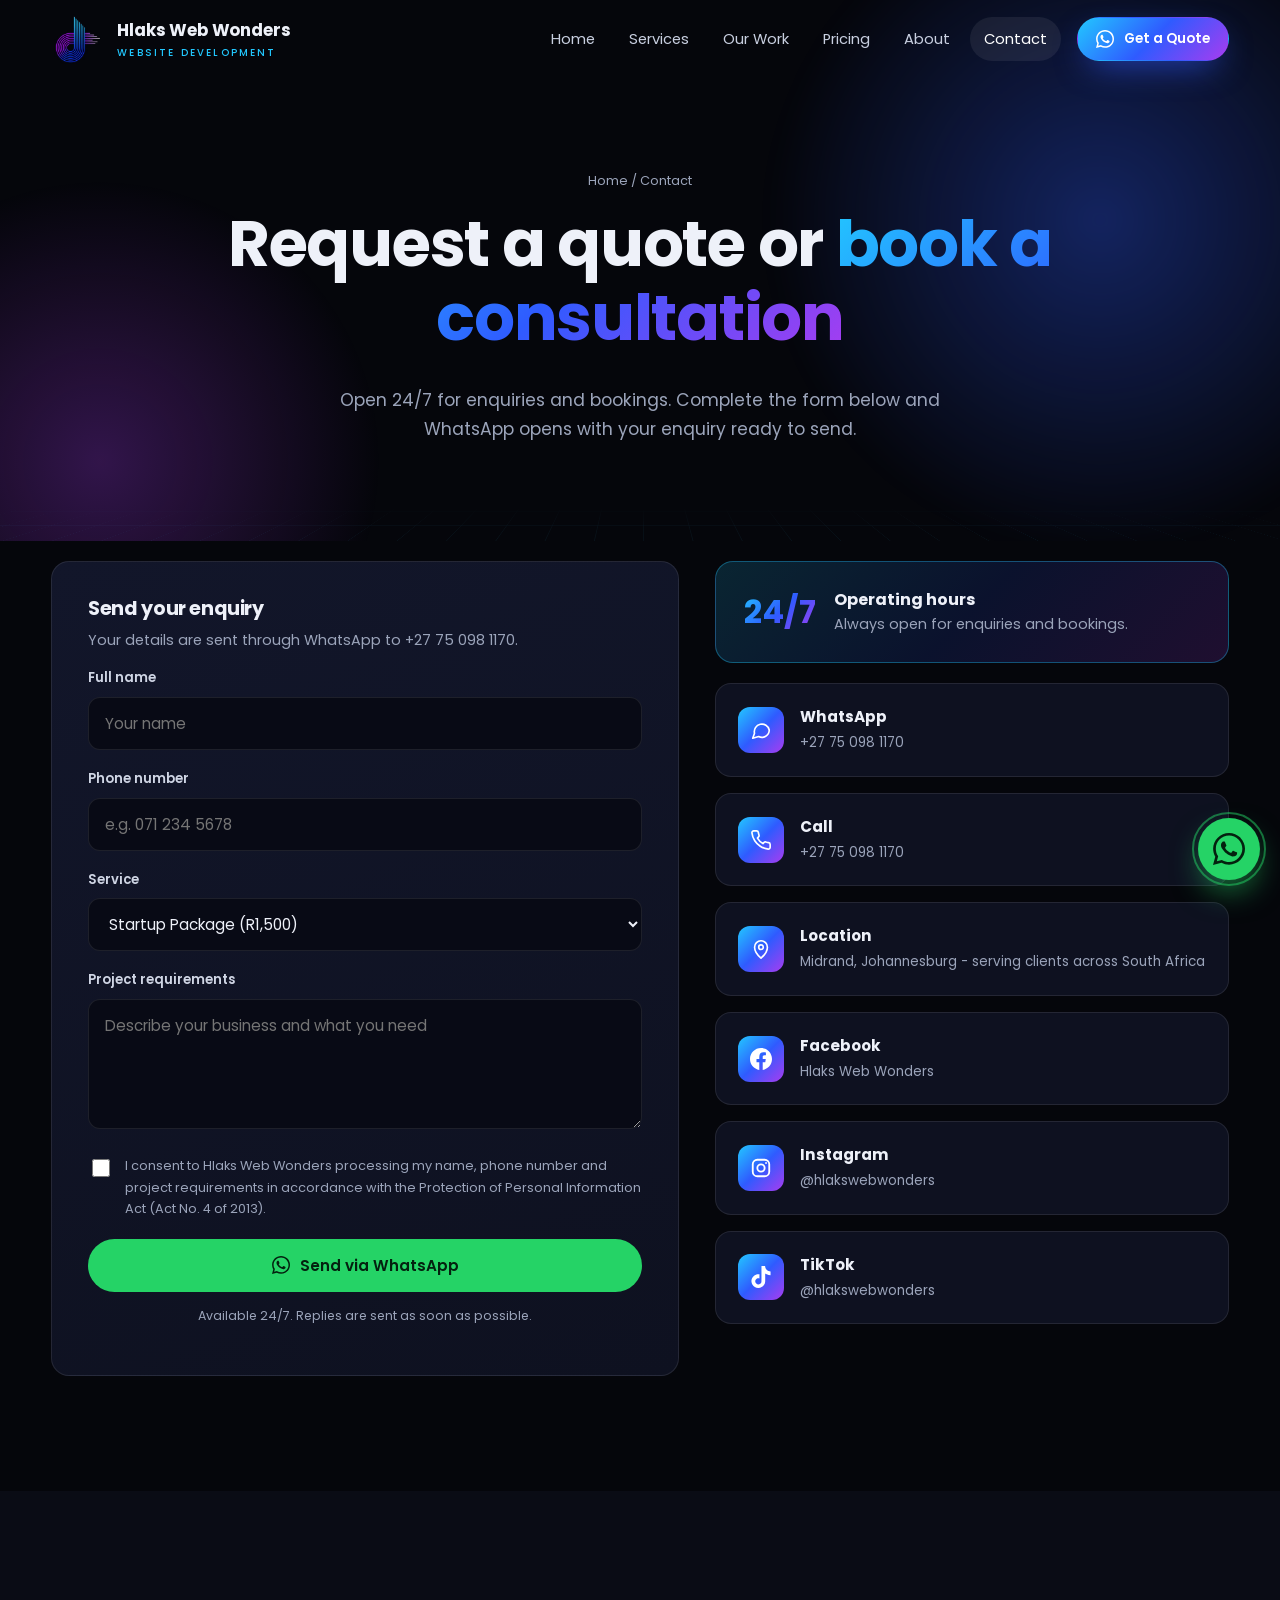
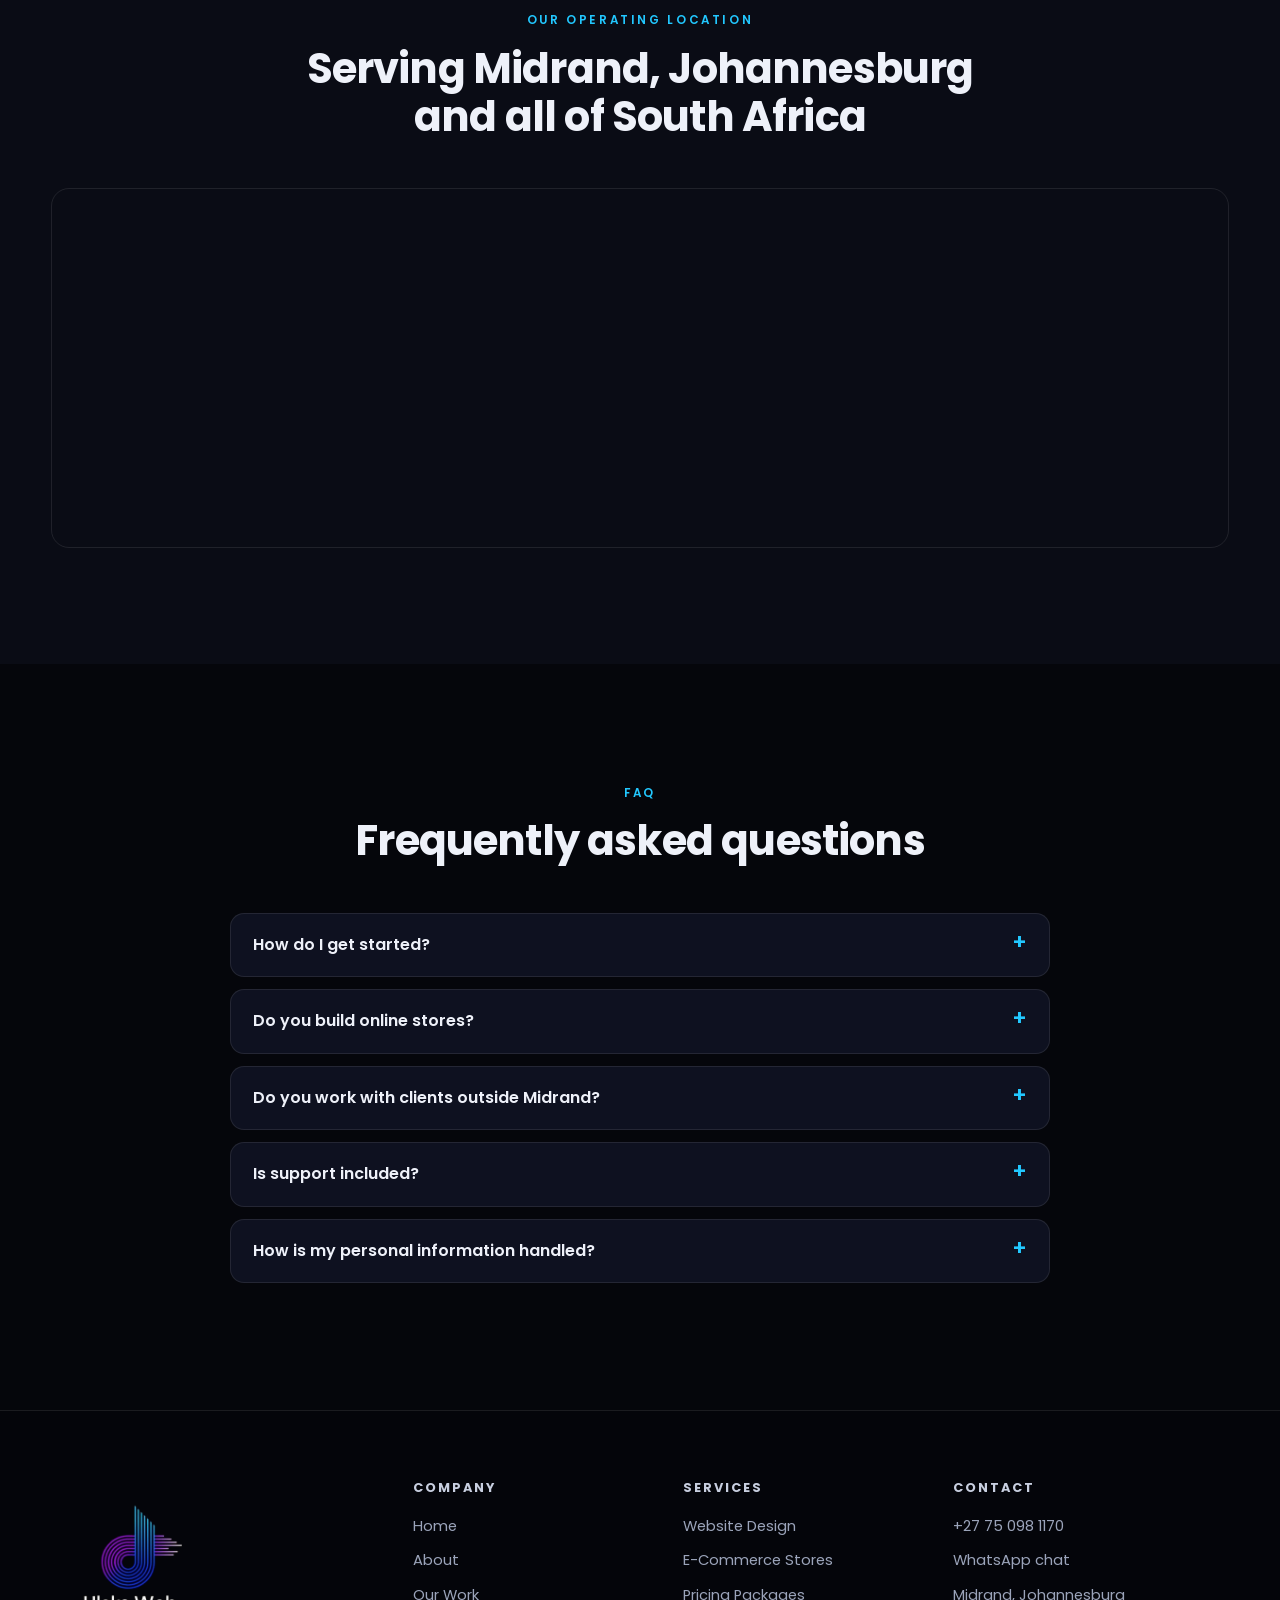
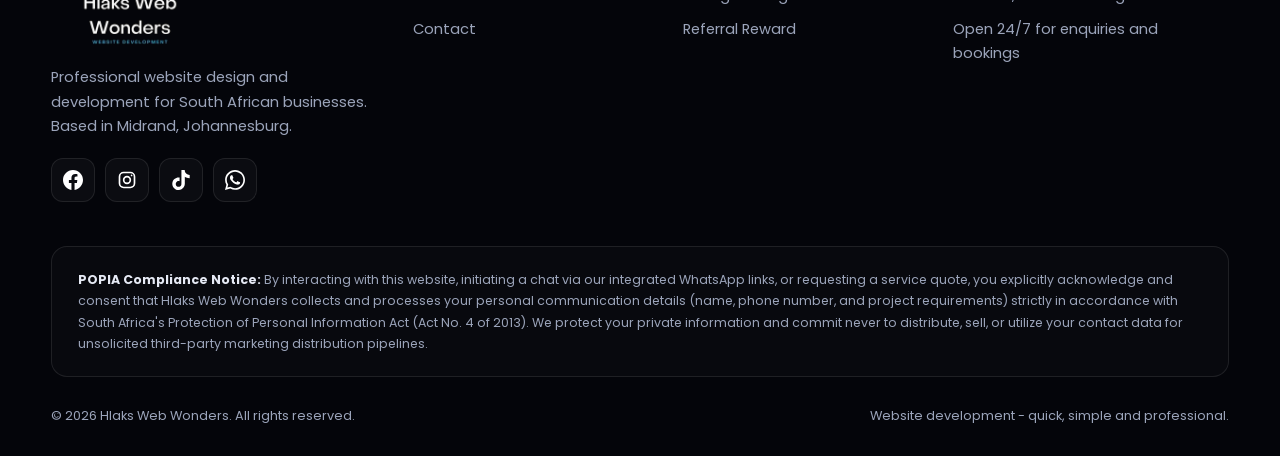
<file: contact.html>
<!DOCTYPE html>
<html lang="en-ZA">
<head>
<meta charset="utf-8">
<meta name="viewport" content="width=device-width, initial-scale=1">
<title>Contact Hlaks Web Wonders | Quotes and Bookings 24/7</title>
<meta name="description" content="Contact Hlaks Web Wonders on +27 75 098 1170. Open 24/7 for enquiries and bookings. Request a quote or book a website consultation via WhatsApp.">
<meta name="theme-color" content="#05060b">
<link rel="canonical" href="https://hlakswebwonders.site/contact.html">
<meta property="og:type" content="website">
<meta property="og:title" content="Contact Hlaks Web Wonders | Quotes and Bookings 24/7">
<meta property="og:description" content="Contact Hlaks Web Wonders on +27 75 098 1170. Open 24/7 for enquiries and bookings. Request a quote or book a website consultation via WhatsApp.">
<meta property="og:url" content="https://hlakswebwonders.site/contact.html">
<meta property="og:locale" content="en_ZA">
<link rel="icon" type="image/png" href="[data-uri]">
<link rel="preconnect" href="https://fonts.googleapis.com">
<link rel="preconnect" href="https://fonts.gstatic.com" crossorigin>
<link href="https://fonts.googleapis.com/css2?family=Poppins:wght@400;500;600;700;800&display=swap" rel="stylesheet">
<style>
/* Hlaks Web Wonders - stylesheet
   Palette taken from the logo: black, cyan, electric blue, purple, lavender */
:root{
  --bg:#05060b;
  --bg-2:#0a0c15;
  --card:#0e1120;
  --card-2:#12162a;
  --line:rgba(255,255,255,.09);
  --text:#eef1f9;
  --muted:#9ba4ba;
  --cyan:#22c8ff;
  --blue:#2f5bff;
  --purple:#a83cf0;
  --lav:#f1d4f5;
  --wa:#25d366;
  --grad:linear-gradient(135deg,#22c8ff 0%,#2f5bff 50%,#a83cf0 100%);
  --grad-soft:linear-gradient(135deg,rgba(34,200,255,.16),rgba(47,91,255,.14),rgba(168,60,240,.16));
  --radius:18px;
  --shadow:0 30px 80px -30px rgba(47,91,255,.45);
  --font:'Poppins',system-ui,-apple-system,'Segoe UI',Roboto,Arial,sans-serif;
}
*,*::before,*::after{box-sizing:border-box}
html{scroll-behavior:smooth;-webkit-text-size-adjust:100%}
body{margin:0;background:var(--bg);color:var(--text);font-family:var(--font);line-height:1.65;font-size:16px;overflow-x:hidden}
img{max-width:100%;display:block}
a{color:inherit;text-decoration:none}
ul{margin:0;padding:0;list-style:none}
h1,h2,h3,h4{line-height:1.15;margin:0 0 .5em;font-weight:700;letter-spacing:-.02em}
h1{font-size:clamp(2.2rem,5.4vw,4rem)}
h2{font-size:clamp(1.7rem,3.6vw,2.6rem)}
h3{font-size:1.2rem}
p{margin:0 0 1em;color:var(--muted)}
.container{width:min(1180px,92%);margin-inline:auto}
.section{padding:clamp(64px,9vw,116px) 0;position:relative}
.section.alt{background:var(--bg-2)}
.eyebrow{display:inline-block;font-size:.74rem;letter-spacing:.22em;text-transform:uppercase;color:var(--cyan);font-weight:600;margin-bottom:14px}
.grad-text{background:var(--grad);-webkit-background-clip:text;background-clip:text;color:transparent}
.section-head{max-width:720px;margin-bottom:48px}
.section-head.center{margin-inline:auto;text-align:center}
.skip{position:absolute;left:-999px;top:0;background:#fff;color:#000;padding:10px 16px;z-index:200}
.skip:focus{left:10px;top:10px}

/* ---------- Buttons ---------- */
.btn{display:inline-flex;align-items:center;justify-content:center;gap:10px;padding:14px 26px;border-radius:999px;font-weight:600;font-size:.95rem;border:1px solid transparent;cursor:pointer;transition:transform .25s,box-shadow .25s,background .25s;font-family:inherit;text-align:center}
.btn svg{width:18px;height:18px;flex:none}
.btn-primary{background:var(--grad);color:#fff;box-shadow:0 12px 34px -12px rgba(47,91,255,.9)}
.btn-primary:hover{transform:translateY(-3px);box-shadow:0 18px 40px -12px rgba(168,60,240,.9)}
.btn-wa{background:var(--wa);color:#04210f}
.btn-wa:hover{transform:translateY(-3px);box-shadow:0 16px 36px -14px rgba(37,211,102,.9)}
.btn-ghost{border-color:var(--line);background:rgba(255,255,255,.03);color:var(--text)}
.btn-ghost:hover{border-color:var(--cyan);transform:translateY(-3px)}
.btn-sm{padding:10px 18px;font-size:.85rem}
.btn-block{width:100%}

/* ---------- Header ---------- */
.site-header{position:fixed;inset:0 0 auto 0;z-index:100;transition:background .3s,backdrop-filter .3s,border-color .3s;border-bottom:1px solid transparent}
.site-header.scrolled{background:rgba(5,6,11,.82);backdrop-filter:blur(16px);-webkit-backdrop-filter:blur(16px);border-color:var(--line)}
.nav{display:flex;align-items:center;justify-content:space-between;height:78px}
.brand{display:flex;align-items:center;gap:12px;font-weight:700;font-size:1.05rem;letter-spacing:-.01em}
.brand img{width:54px;height:50px;object-fit:contain}
.brand small{display:block;font-size:.62rem;letter-spacing:.22em;color:var(--cyan);font-weight:500;text-transform:uppercase}
.nav-links{display:flex;align-items:center;gap:6px}
.nav-links a.link{padding:10px 14px;border-radius:999px;font-size:.92rem;color:#c8cfe0;transition:color .2s,background .2s}
.nav-links a.link:hover,.nav-links a.link.active{color:#fff;background:rgba(255,255,255,.07)}
.nav-links .btn{margin-left:10px}
.burger{display:none;width:46px;height:46px;border-radius:12px;border:1px solid var(--line);background:rgba(255,255,255,.04);cursor:pointer;position:relative}
.burger span{position:absolute;left:12px;right:12px;height:2px;background:#fff;border-radius:2px;transition:transform .3s,opacity .3s,top .3s}
.burger span:nth-child(1){top:16px}.burger span:nth-child(2){top:22px}.burger span:nth-child(3){top:28px}
.burger.open span:nth-child(1){top:22px;transform:rotate(45deg)}
.burger.open span:nth-child(2){opacity:0}
.burger.open span:nth-child(3){top:22px;transform:rotate(-45deg)}

/* ---------- Hero ---------- */
.hero{padding:150px 0 90px;position:relative;overflow:hidden;min-height:100vh;display:flex;align-items:center}
.hero-bg{position:absolute;inset:0;pointer-events:none}
.hero-bg::before{content:"";position:absolute;width:760px;height:760px;right:-200px;top:-160px;background:radial-gradient(circle,rgba(47,91,255,.35),transparent 62%);filter:blur(10px)}
.hero-bg::after{content:"";position:absolute;width:640px;height:640px;left:-220px;bottom:-240px;background:radial-gradient(circle,rgba(168,60,240,.28),transparent 62%)}
.grid-floor{position:absolute;left:-20%;right:-20%;bottom:-8%;height:55%;background-image:linear-gradient(rgba(34,200,255,.18) 1px,transparent 1px),linear-gradient(90deg,rgba(34,200,255,.18) 1px,transparent 1px);background-size:60px 60px;transform:perspective(500px) rotateX(64deg);transform-origin:50% 100%;mask-image:linear-gradient(to top,#000 10%,transparent 85%);-webkit-mask-image:linear-gradient(to top,#000 10%,transparent 85%);animation:floor 8s linear infinite;opacity:.55}
@keyframes floor{to{background-position:0 60px}}
.hero-grid{display:grid;grid-template-columns:1.05fr .95fr;gap:50px;align-items:center;position:relative;z-index:2}
.hero h1{margin-bottom:22px}
.hero p.lead{font-size:1.12rem;max-width:560px;margin-bottom:30px}
.hero-cta{display:flex;flex-wrap:wrap;gap:14px;margin-bottom:34px}
.hero-badges{display:flex;flex-wrap:wrap;gap:12px}
.badge{display:inline-flex;align-items:center;gap:8px;padding:8px 14px;border:1px solid var(--line);border-radius:999px;font-size:.8rem;color:#c8cfe0;background:rgba(255,255,255,.03)}
.badge i{width:8px;height:8px;border-radius:50%;background:var(--wa);box-shadow:0 0 0 0 rgba(37,211,102,.7);animation:pulse 2s infinite}
@keyframes pulse{70%{box-shadow:0 0 0 9px rgba(37,211,102,0)}100%{box-shadow:0 0 0 0 rgba(37,211,102,0)}}

/* 3D scene */
.scene{perspective:1400px;height:520px;position:relative}
.stack{position:absolute;inset:0;transform-style:preserve-3d;transition:transform .15s ease-out;transform:rotateX(8deg) rotateY(-16deg)}
.ring-set{position:absolute;left:50%;top:50%;width:380px;height:380px;margin:-190px 0 0 -190px;transform-style:preserve-3d;animation:spin 26s linear infinite}
.ring-set span{position:absolute;inset:0;border-radius:50%;background:var(--grad);-webkit-mask:radial-gradient(farthest-side,transparent calc(100% - 4px),#000 calc(100% - 3px));mask:radial-gradient(farthest-side,transparent calc(100% - 4px),#000 calc(100% - 3px));opacity:.9}
.ring-set span:nth-child(1){transform:translateZ(-120px) scale(1)}
.ring-set span:nth-child(2){transform:translateZ(-60px) scale(.84)}
.ring-set span:nth-child(3){transform:translateZ(0) scale(.68)}
.ring-set span:nth-child(4){transform:translateZ(60px) scale(.52)}
.ring-set span:nth-child(5){transform:translateZ(120px) scale(.36)}
@keyframes spin{to{transform:rotateY(360deg)}}
.browser{position:absolute;left:50%;top:50%;width:min(420px,88%);margin-left:calc(min(420px,88%) / -2);margin-top:-150px;transform:translateZ(90px);background:#0b0e1c;border:1px solid rgba(255,255,255,.14);border-radius:16px;overflow:hidden;box-shadow:0 40px 90px -25px rgba(34,200,255,.4),0 0 0 1px rgba(255,255,255,.03)}
.browser-bar{display:flex;align-items:center;gap:7px;padding:11px 14px;background:#10142a;border-bottom:1px solid var(--line)}
.browser-bar i{width:10px;height:10px;border-radius:50%;background:#2a3050}
.browser-bar em{margin-left:10px;flex:1;height:20px;border-radius:999px;background:#0a0d1c;font-style:normal;font-size:.66rem;color:var(--muted);display:flex;align-items:center;padding:0 12px}
.browser-body{padding:20px;display:grid;gap:12px}
.bl{height:12px;border-radius:6px;background:rgba(255,255,255,.1)}
.bl.w60{width:60%}.bl.w80{width:80%}.bl.w40{width:40%}
.bl.hero-l{height:22px;background:var(--grad);width:70%}
.bb-row{display:grid;grid-template-columns:repeat(3,1fr);gap:10px;margin-top:6px}
.bb-row div{height:64px;border-radius:10px;background:var(--grad-soft);border:1px solid var(--line)}
.bb-btn{width:120px;height:30px;border-radius:999px;background:var(--wa);margin-top:6px}
.float-card{position:absolute;padding:14px 18px;border-radius:14px;background:rgba(14,17,32,.9);border:1px solid rgba(255,255,255,.14);backdrop-filter:blur(8px);font-size:.8rem;font-weight:600;box-shadow:0 24px 50px -20px rgba(0,0,0,.8);display:flex;align-items:center;gap:10px;animation:bob 5s ease-in-out infinite}
.float-card b{display:block;font-size:1.05rem;background:var(--grad);-webkit-background-clip:text;background-clip:text;color:transparent}
.float-card small{display:block;color:var(--muted);font-weight:400;font-size:.7rem}
.fc1{left:2%;top:8%;transform:translateZ(170px)}
.fc2{right:0;top:36%;transform:translateZ(200px);animation-delay:-1.6s}
.fc3{left:8%;bottom:6%;transform:translateZ(150px);animation-delay:-3s}
@keyframes bob{0%,100%{margin-top:0}50%{margin-top:-14px}}

/* ---------- Page hero (inner pages) ---------- */
.page-hero{padding:170px 0 80px;position:relative;overflow:hidden;text-align:center}
.page-hero p{max-width:640px;margin-inline:auto;font-size:1.08rem}
.crumbs{font-size:.8rem;color:var(--muted);margin-bottom:16px}
.crumbs a:hover{color:var(--cyan)}

/* ---------- Stats ---------- */
.stats{display:grid;grid-template-columns:repeat(4,1fr);gap:18px}
.stat{padding:26px;border-radius:var(--radius);background:var(--card);border:1px solid var(--line);text-align:center}
.stat b{display:block;font-size:2.3rem;background:var(--grad);-webkit-background-clip:text;background-clip:text;color:transparent;line-height:1.1}
.stat span{font-size:.86rem;color:var(--muted)}

/* ---------- Cards / tilt ---------- */
.tilt-wrap{perspective:1100px}
.tilt{transform-style:preserve-3d;transition:transform .2s ease-out,box-shadow .3s;will-change:transform}
.card{position:relative;padding:32px;border-radius:var(--radius);background:linear-gradient(160deg,var(--card-2),var(--card));border:1px solid var(--line);overflow:hidden}
.card::before{content:"";position:absolute;inset:0;background:radial-gradient(420px circle at var(--mx,50%) var(--my,0%),rgba(34,200,255,.14),transparent 60%);opacity:0;transition:opacity .3s;pointer-events:none}
.card:hover::before{opacity:1}
.card:hover{border-color:rgba(34,200,255,.35);box-shadow:var(--shadow)}
.card .ico{width:56px;height:56px;border-radius:16px;background:var(--grad);display:grid;place-items:center;margin-bottom:22px;transform:translateZ(40px);box-shadow:0 14px 30px -12px rgba(47,91,255,.9)}
.card .ico svg{width:26px;height:26px;stroke:#fff;fill:none;stroke-width:1.8;stroke-linecap:round;stroke-linejoin:round}
.card h3,.card p{transform:translateZ(22px)}
.cols-3{display:grid;grid-template-columns:repeat(3,1fr);gap:24px}
.cols-2{display:grid;grid-template-columns:repeat(2,1fr);gap:24px}
.cols-4{display:grid;grid-template-columns:repeat(4,1fr);gap:20px}
.checks li{position:relative;padding-left:30px;margin-bottom:12px;color:#cfd5e4;font-size:.95rem}
.checks li::before{content:"";position:absolute;left:0;top:7px;width:16px;height:16px;border-radius:50%;background:var(--grad)}
.checks li::after{content:"";position:absolute;left:5px;top:11px;width:5px;height:8px;border:solid #fff;border-width:0 2px 2px 0;transform:rotate(45deg) scale(.8);transform-origin:center;margin-top:-3px}

/* ---------- Process ---------- */
.steps{display:grid;grid-template-columns:repeat(4,1fr);gap:20px;counter-reset:s}
.step{padding:28px;border-radius:var(--radius);border:1px solid var(--line);background:var(--card);position:relative;counter-increment:s}
.step::before{content:"0" counter(s);font-size:2.4rem;font-weight:800;background:var(--grad);-webkit-background-clip:text;background-clip:text;color:transparent;display:block;margin-bottom:10px}

/* ---------- Pricing ---------- */
.price-card{display:flex;flex-direction:column}
.price-card .tag{position:absolute;top:18px;right:18px;font-size:.68rem;letter-spacing:.12em;text-transform:uppercase;padding:6px 12px;border-radius:999px;background:var(--grad);font-weight:600;color:#fff;transform:translateZ(30px)}
.price-card.featured{border-color:rgba(34,200,255,.5);box-shadow:var(--shadow)}
.price{font-size:2.8rem;font-weight:800;margin:6px 0 18px;transform:translateZ(30px)}
.price small{font-size:.8rem;color:var(--muted);font-weight:500;margin-left:6px}
.price-card .checks{flex:1;margin-bottom:24px}

/* ---------- Work ---------- */
.work-grid{display:grid;grid-template-columns:repeat(2,1fr);gap:34px}
.work-card{display:flex;flex-direction:column;border-radius:var(--radius);background:linear-gradient(160deg,var(--card-2),var(--card));border:1px solid var(--line);overflow:hidden;transition:box-shadow .3s,border-color .3s}
.work-card:hover{border-color:rgba(34,200,255,.4);box-shadow:var(--shadow)}
.work-shot{position:relative;aspect-ratio:16/10;background:#0b0e1c;overflow:hidden;display:block}
.work-shot img{width:100%;height:100%;object-fit:cover;transition:transform .8s ease}
.work-card:hover .work-shot img{transform:scale(1.07)}
.work-shot .fallback{position:absolute;inset:0;display:none;place-items:center;background:var(--grad-soft);font-weight:700;font-size:1.4rem;text-align:center;padding:20px}
.work-shot.noimg .fallback{display:grid}
.work-shot .live{position:absolute;left:14px;top:14px;z-index:2;display:inline-flex;align-items:center;gap:8px;padding:6px 12px;border-radius:999px;background:rgba(5,6,11,.85);border:1px solid var(--line);font-size:.7rem;letter-spacing:.1em;text-transform:uppercase;font-weight:600}
.work-shot .live i{width:7px;height:7px;border-radius:50%;background:var(--wa);animation:pulse 2s infinite}
.work-body{padding:28px;display:flex;flex-direction:column;flex:1;transform:translateZ(20px)}
.work-body .meta{font-size:.76rem;letter-spacing:.14em;text-transform:uppercase;color:var(--cyan);margin-bottom:8px}
.work-body .checks{margin:6px 0 20px}
.work-actions{display:flex;flex-wrap:wrap;gap:12px;margin-top:auto}
.work-feature{grid-column:1/-1}

/* ---------- About ---------- */
.split{display:grid;grid-template-columns:1fr 1fr;gap:60px;align-items:center}
.founder-wrap{perspective:1200px}
.founder{position:relative;border-radius:26px;overflow:hidden;aspect-ratio:4/5;background:var(--card);border:1px solid var(--line);box-shadow:var(--shadow);max-width:460px;margin-inline:auto}
.founder img{width:100%;height:100%;object-fit:cover}
.founder .mono{position:absolute;inset:0;display:none;place-items:center;font-size:5rem;font-weight:800;background:var(--grad-soft)}
.founder.noimg .mono{display:grid}
.founder-cap{position:absolute;left:0;right:0;bottom:0;padding:60px 22px 20px;background:linear-gradient(to top,rgba(5,6,11,.95),transparent);transform:translateZ(30px)}
.founder-cap b{display:block;font-size:1.1rem}
.founder-cap span{font-size:.82rem;color:var(--cyan)}

/* ---------- Referral ---------- */
.referral{position:relative;border-radius:28px;padding:clamp(32px,6vw,64px);background:var(--grad-soft);border:1px solid rgba(34,200,255,.3);overflow:hidden;display:grid;grid-template-columns:1.2fr .8fr;gap:40px;align-items:center}
.referral::after{content:"";position:absolute;right:-120px;top:-120px;width:380px;height:380px;border-radius:50%;border:2px solid rgba(34,200,255,.25);box-shadow:0 0 0 30px rgba(47,91,255,.08),0 0 0 60px rgba(168,60,240,.06)}
.ref-steps{position:relative;z-index:2;display:grid;gap:14px}
.ref-step{display:flex;gap:16px;align-items:flex-start;padding:16px 18px;border-radius:14px;background:rgba(5,6,11,.6);border:1px solid var(--line)}
.ref-step b{flex:none;width:34px;height:34px;border-radius:50%;background:var(--grad);display:grid;place-items:center;font-size:.9rem}
.ref-step span{font-size:.92rem;color:#cfd5e4}
.referral>div:first-child{position:relative;z-index:2}

/* ---------- Contact ---------- */
.contact-grid{display:grid;grid-template-columns:1.1fr .9fr;gap:36px;align-items:start}
.form{padding:36px}
.field{margin-bottom:18px}
.field label{display:block;font-size:.82rem;font-weight:600;margin-bottom:8px;color:#cfd5e4}
.field input,.field select,.field textarea{width:100%;padding:14px 16px;border-radius:12px;background:#080a15;border:1px solid var(--line);color:var(--text);font-family:inherit;font-size:.95rem;transition:border-color .2s,box-shadow .2s}
.field textarea{min-height:130px;resize:vertical}
.field select option{background:#0b0e1c}
.field input:focus,.field select:focus,.field textarea:focus{outline:none;border-color:var(--cyan);box-shadow:0 0 0 4px rgba(34,200,255,.14)}
.consent{display:flex;gap:12px;align-items:flex-start;font-size:.8rem;color:var(--muted);margin-bottom:20px}
.consent input{margin-top:4px;width:18px;height:18px;accent-color:var(--blue);flex:none}
.form-note{font-size:.78rem;margin-top:14px;text-align:center}
.info-list{display:grid;gap:16px}
.info{display:flex;gap:16px;align-items:center;padding:20px 22px;border-radius:16px;background:var(--card);border:1px solid var(--line);transition:border-color .25s,transform .25s}
.info:hover{border-color:rgba(34,200,255,.4);transform:translateX(6px)}
.info .ico{flex:none;width:46px;height:46px;border-radius:12px;background:var(--grad);display:grid;place-items:center}
.info .ico svg{width:22px;height:22px;stroke:#fff;fill:none;stroke-width:1.8;stroke-linecap:round;stroke-linejoin:round}
.info b{display:block;font-size:.95rem}
.info span{font-size:.84rem;color:var(--muted)}
.map{border-radius:var(--radius);overflow:hidden;border:1px solid var(--line);height:360px}
.map iframe{width:100%;height:100%;border:0;filter:grayscale(.3) invert(.92) hue-rotate(180deg) contrast(.9)}
.hours{display:flex;align-items:center;gap:18px;flex-wrap:wrap;padding:24px 28px;border-radius:var(--radius);border:1px solid rgba(34,200,255,.35);background:var(--grad-soft)}
.hours b{font-size:2rem;background:var(--grad);-webkit-background-clip:text;background-clip:text;color:transparent}
.faq details{border:1px solid var(--line);border-radius:14px;background:var(--card);padding:18px 22px;margin-bottom:12px}
.faq summary{cursor:pointer;font-weight:600;list-style:none;display:flex;justify-content:space-between;gap:16px}
.faq summary::after{content:"+";color:var(--cyan);font-size:1.3rem;line-height:1}
.faq details[open] summary::after{content:"\2212"}
.faq details p{margin:12px 0 0}

/* ---------- CTA ---------- */
.cta{text-align:center;padding:clamp(40px,7vw,80px) 24px;border-radius:30px;background:var(--grad-soft);border:1px solid rgba(34,200,255,.3);position:relative;overflow:hidden}
.cta p{max-width:560px;margin-inline:auto}
.cta .hero-cta{justify-content:center;margin:26px 0 0}

/* ---------- Footer ---------- */
.site-footer{border-top:1px solid var(--line);padding:70px 0 30px;background:#04050a}
.foot-grid{display:grid;grid-template-columns:1.4fr 1fr 1fr 1.2fr;gap:40px;margin-bottom:44px}
.foot-grid h4{font-size:.8rem;letter-spacing:.16em;text-transform:uppercase;color:#c8cfe0;margin-bottom:18px}
.foot-grid li{margin-bottom:10px;font-size:.92rem;color:var(--muted)}
.foot-grid a:hover{color:var(--cyan)}
.socials{display:flex;gap:10px;margin-top:20px}
.socials a{width:44px;height:44px;border-radius:12px;border:1px solid var(--line);display:grid;place-items:center;background:rgba(255,255,255,.03);transition:transform .25s,border-color .25s,background .25s}
.socials a:hover{transform:translateY(-4px);border-color:var(--cyan);background:var(--grad-soft)}
.socials svg{width:20px;height:20px;fill:#fff}
.popia{padding:22px 26px;border-radius:16px;border:1px solid var(--line);background:rgba(255,255,255,.02);font-size:.78rem;color:var(--muted);line-height:1.7;margin-bottom:28px}
.popia strong{color:#e6eaf5}
.copy{display:flex;justify-content:space-between;flex-wrap:wrap;gap:10px;font-size:.8rem;color:var(--muted)}

/* ---------- Floating WhatsApp ---------- */
.wa-float{position:fixed;right:20px;bottom:20px;z-index:150}
.wa-fab{width:62px;height:62px;border-radius:50%;background:var(--wa);display:grid;place-items:center;border:0;cursor:pointer;box-shadow:0 14px 34px -8px rgba(37,211,102,.8);transition:transform .25s;position:relative}
.wa-fab:hover{transform:scale(1.08) rotate(-4deg)}
.wa-fab svg{width:32px;height:32px;fill:#04210f}
.wa-fab::after{content:"";position:absolute;inset:-6px;border-radius:50%;border:2px solid rgba(37,211,102,.5);animation:ping 2.4s infinite}
@keyframes ping{0%{transform:scale(.9);opacity:1}100%{transform:scale(1.35);opacity:0}}
.wa-panel{position:absolute;right:0;bottom:78px;width:min(340px,calc(100vw - 40px));background:#0d1020;border:1px solid var(--line);border-radius:20px;overflow:hidden;box-shadow:0 30px 70px -20px rgba(0,0,0,.9);opacity:0;visibility:hidden;transform:translateY(16px) scale(.97);transform-origin:bottom right;transition:opacity .25s,transform .25s,visibility .25s}
.wa-float.open .wa-panel{opacity:1;visibility:visible;transform:none}
.wa-head{padding:18px 20px;background:linear-gradient(135deg,#0d3b2a,#0a5a3a);display:flex;gap:12px;align-items:center}
.wa-head img{width:40px;height:36px;object-fit:contain;background:#05060b;border-radius:10px;padding:4px}
.wa-head b{display:block;font-size:.95rem}
.wa-head span{font-size:.74rem;color:#b9f3d1;display:flex;align-items:center;gap:6px}
.wa-head span i{width:7px;height:7px;border-radius:50%;background:var(--wa)}
.wa-body{padding:16px;display:grid;gap:8px;max-height:56vh;overflow:auto}
.wa-body p{font-size:.82rem;margin:0 0 4px}
.wa-opt{display:block;padding:12px 14px;border-radius:12px;border:1px solid var(--line);background:rgba(255,255,255,.03);font-size:.86rem;font-weight:500;transition:border-color .2s,background .2s,transform .2s}
.wa-opt:hover{border-color:var(--wa);background:rgba(37,211,102,.08);transform:translateX(4px)}

/* ---------- Reveal ---------- */
.reveal{opacity:0;transform:translateY(34px) rotateX(8deg);transition:opacity .8s ease,transform .8s cubic-bezier(.2,.7,.2,1);transform-origin:50% 100%}
.reveal.in{opacity:1;transform:none}
.d1{transition-delay:.08s}.d2{transition-delay:.16s}.d3{transition-delay:.24s}.d4{transition-delay:.32s}

/* ---------- Responsive ---------- */
@media (max-width:1024px){
  .hero-grid,.split,.contact-grid,.referral{grid-template-columns:1fr}
  .scene{height:440px}
  .cols-3{grid-template-columns:repeat(2,1fr)}
  .cols-4,.stats,.steps{grid-template-columns:repeat(2,1fr)}
  .foot-grid{grid-template-columns:1fr 1fr}
}
@media (max-width:860px){
  .burger{display:block}
  .nav-links{position:fixed;inset:78px 0 auto 0;flex-direction:column;align-items:stretch;gap:4px;padding:18px 5% 26px;background:rgba(5,6,11,.97);backdrop-filter:blur(18px);border-bottom:1px solid var(--line);transform:translateY(-120%);transition:transform .35s ease;max-height:calc(100vh - 78px);overflow:auto}
  .nav-links.open{transform:none}
  .nav-links a.link{padding:14px 16px;font-size:1rem}
  .nav-links .btn{margin:10px 0 0}
  .work-grid{grid-template-columns:1fr}
}
@media (max-width:640px){
  body{font-size:15px}
  .hero{padding:120px 0 60px;min-height:auto}
  .scene{height:380px;margin-top:10px}
  .ring-set{width:280px;height:280px;margin:-140px 0 0 -140px}
  .float-card{font-size:.7rem;padding:10px 12px}
  .fc2{right:-2%}
  .cols-3,.cols-2,.cols-4,.stats,.steps,.foot-grid{grid-template-columns:1fr}
  .stats{grid-template-columns:repeat(2,1fr)}
  .page-hero{padding:130px 0 50px}
  .form{padding:24px}
  .btn{width:100%}
  .work-actions .btn,.hero-cta .btn{width:100%}
  .copy{flex-direction:column}
  .wa-float{right:14px;bottom:14px}
}
@media (prefers-reduced-motion:reduce){
  *,*::before,*::after{animation:none!important;transition:none!important}
  .reveal{opacity:1;transform:none}
  html{scroll-behavior:auto}
}

/* real logo image (black background blends into the page) */
.logo-full{mix-blend-mode:lighten;display:block;max-width:100%;height:auto}
.foot-logo{width:170px;margin:0 0 14px -6px}
.logo-panel{border-radius:26px;border:1px solid var(--line);background:#000;padding:20px;max-width:440px;margin-inline:auto;box-shadow:var(--shadow)}
.logo-panel .logo-full{width:100%;mix-blend-mode:normal}

</style>
<script type="application/ld+json">{"@context":"https://schema.org","@type":"ProfessionalService","name":"Hlaks Web Wonders","description":"Website design and development for South African businesses.","url":"https://hlakswebwonders.site","telephone":"+27750981170","areaServed":"South Africa","address":{"@type":"PostalAddress","addressLocality":"Midrand","addressRegion":"Gauteng","addressCountry":"ZA"},"openingHoursSpecification":{"@type":"OpeningHoursSpecification","dayOfWeek":["Monday","Tuesday","Wednesday","Thursday","Friday","Saturday","Sunday"],"opens":"00:00","closes":"23:59"},"sameAs":["https://www.facebook.com/p/Hlaks-Web-Wonders-61583566707693/","https://www.tiktok.com/@hlakswebwonders","https://www.instagram.com/hlakswebwonders"]}</script>
</head>
<body>
<a class="skip" href="#main">Skip to content</a>
<header class="site-header">
  <div class="container nav">
    <a class="brand" href="index.html" aria-label="Hlaks Web Wonders home"><img src="[data-uri]" alt="Hlaks Web Wonders logo" width="46" height="42"><span>Hlaks Web Wonders<small>Website Development</small></span></a>
    <nav class="nav-links" id="nav-links" aria-label="Main navigation">
      <a class="link" href="index.html">Home</a><a class="link" href="index.html#services">Services</a><a class="link" href="our-work.html">Our Work</a><a class="link" href="index.html#pricing">Pricing</a><a class="link" href="about.html">About</a><a class="link active" href="contact.html">Contact</a>
      <a class="btn btn-primary btn-sm" data-wa="quote" href="https://wa.me/27750981170?text=Hello%20Hlaks%20Web%20Wonders%2C%20I%20would%20like%20to%20request%20a%20quotation%20for%20a%20new%20website.%20Please%20reply%20with%20the%20next%20steps.%20%28Sent%20from%20the%20Contact%20page%29" target="_blank" rel="noopener noreferrer"><svg viewBox="0 0 24 24" fill="currentColor" aria-hidden="true"><path d="M17.472 14.382c-.297-.149-1.758-.867-2.03-.967-.273-.099-.471-.148-.67.15-.197.297-.767.966-.94 1.164-.173.199-.347.223-.644.075-.3-.15-1.263-.465-2.403-1.485-.888-.795-1.484-1.77-1.66-2.07-.174-.3-.019-.465.13-.615.136-.135.301-.345.451-.523.146-.181.194-.301.297-.496.1-.21.049-.375-.025-.524-.075-.15-.672-1.62-.922-2.206-.24-.584-.487-.51-.672-.51-.172-.015-.371-.015-.571-.015-.2 0-.523.074-.797.359-.273.3-1.045 1.02-1.045 2.475s1.07 2.865 1.219 3.075c.149.195 2.105 3.195 5.1 4.485.714.3 1.27.48 1.704.629.714.227 1.365.195 1.88.121.574-.091 1.767-.721 2.016-1.426.255-.705.255-1.29.18-1.425-.074-.135-.27-.21-.57-.345m-5.446 7.443h-.016c-1.77 0-3.524-.48-5.055-1.38l-.36-.214-3.75.975 1.005-3.645-.239-.375c-.99-1.576-1.516-3.391-1.516-5.26 0-5.445 4.455-9.885 9.942-9.885 2.654 0 5.145 1.035 7.021 2.91 1.875 1.859 2.909 4.35 2.909 6.99-.004 5.444-4.46 9.885-9.935 9.885M20.52 3.449C18.24 1.245 15.24 0 12.045 0 5.463 0 .104 5.334.101 11.893c0 2.096.549 4.14 1.595 5.945L0 24l6.335-1.652c1.746.943 3.71 1.444 5.71 1.447h.006c6.585 0 11.946-5.336 11.949-11.896 0-3.176-1.24-6.165-3.495-8.411"/></svg>Get a Quote</a>
    </nav>
    <button class="burger" aria-label="Toggle menu" aria-expanded="false" aria-controls="nav-links"><span></span><span></span><span></span></button>
  </div>
</header>
<main id="main">
<section class="page-hero"><div class="hero-bg"><div class="grid-floor"></div></div><div class="container" style="position:relative;z-index:2">
  <div class="crumbs"><a href="index.html">Home</a> / Contact</div>
  <h1>Request a quote or <span class="grad-text">book a consultation</span></h1>
  <p>Open 24/7 for enquiries and bookings. Complete the form below and WhatsApp opens with your enquiry ready to send.</p></div></section>
<section class="section" style="padding-top:20px"><div class="container contact-grid">
  <div class="card form reveal">
    <h3>Send your enquiry</h3><p style="font-size:.9rem">Your details are sent through WhatsApp to +27 75 098 1170.</p>
    <form id="contact-form" novalidate>
      <div class="field"><label for="f-name">Full name</label><input id="f-name" name="name" type="text" autocomplete="name" required placeholder="Your name"></div>
      <div class="field"><label for="f-phone">Phone number</label><input id="f-phone" name="phone" type="tel" autocomplete="tel" placeholder="e.g. 071 234 5678"></div>
      <div class="field"><label for="f-service">Service</label><select id="f-service" name="service">
        <option>Startup Package (R1,500)</option><option>Business Growth Package (R3,000)</option><option>E-Commerce Wonder Package (R5,000)</option>
        <option>Website Redesign</option><option>Online Store</option><option>Website Support and Maintenance</option><option>Book a Consultation</option><option>Referral Programme</option></select></div>
      <div class="field"><label for="f-msg">Project requirements</label><textarea id="f-msg" name="message" placeholder="Describe your business and what you need"></textarea></div>
      <label class="consent"><input type="checkbox" name="consent" required><span>I consent to Hlaks Web Wonders processing my name, phone number and project requirements in accordance with the Protection of Personal Information Act (Act No. 4 of 2013).</span></label>
      <button class="btn btn-wa btn-block" type="submit"><svg viewBox="0 0 24 24" fill="currentColor" aria-hidden="true"><path d="M17.472 14.382c-.297-.149-1.758-.867-2.03-.967-.273-.099-.471-.148-.67.15-.197.297-.767.966-.94 1.164-.173.199-.347.223-.644.075-.3-.15-1.263-.465-2.403-1.485-.888-.795-1.484-1.77-1.66-2.07-.174-.3-.019-.465.13-.615.136-.135.301-.345.451-.523.146-.181.194-.301.297-.496.1-.21.049-.375-.025-.524-.075-.15-.672-1.62-.922-2.206-.24-.584-.487-.51-.672-.51-.172-.015-.371-.015-.571-.015-.2 0-.523.074-.797.359-.273.3-1.045 1.02-1.045 2.475s1.07 2.865 1.219 3.075c.149.195 2.105 3.195 5.1 4.485.714.3 1.27.48 1.704.629.714.227 1.365.195 1.88.121.574-.091 1.767-.721 2.016-1.426.255-.705.255-1.29.18-1.425-.074-.135-.27-.21-.57-.345m-5.446 7.443h-.016c-1.77 0-3.524-.48-5.055-1.38l-.36-.214-3.75.975 1.005-3.645-.239-.375c-.99-1.576-1.516-3.391-1.516-5.26 0-5.445 4.455-9.885 9.942-9.885 2.654 0 5.145 1.035 7.021 2.91 1.875 1.859 2.909 4.35 2.909 6.99-.004 5.444-4.46 9.885-9.935 9.885M20.52 3.449C18.24 1.245 15.24 0 12.045 0 5.463 0 .104 5.334.101 11.893c0 2.096.549 4.14 1.595 5.945L0 24l6.335-1.652c1.746.943 3.71 1.444 5.71 1.447h.006c6.585 0 11.946-5.336 11.949-11.896 0-3.176-1.24-6.165-3.495-8.411"/></svg>Send via WhatsApp</button>
      <p class="form-note">Available 24/7. Replies are sent as soon as possible.</p>
    </form>
  </div>
  <div class="reveal d2">
    <div class="hours" style="margin-bottom:20px"><div><b>24/7</b></div><div><strong>Operating hours</strong><p style="margin:0;font-size:.9rem">Always open for enquiries and bookings.</p></div></div>
    <div class="info-list">
      <a class="info" data-wa="general" href="https://wa.me/27750981170?text=Hello%20Hlaks%20Web%20Wonders%2C%20I%20would%20like%20to%20make%20an%20enquiry%20about%20your%20website%20development%20services.%20Please%20reply%20with%20the%20next%20steps.%20%28Sent%20from%20the%20Contact%20page%29" target="_blank" rel="noopener noreferrer"><span class="ico"><svg viewBox="0 0 24 24" aria-hidden="true"><path d="M21 12a8 8 0 0 1-11.6 7.1L3 21l1.9-5.4A8 8 0 1 1 21 12z"/></svg></span><div><b>WhatsApp</b><span>+27 75 098 1170</span></div></a>
      <a class="info" href="tel:+27750981170"><span class="ico"><svg viewBox="0 0 24 24" aria-hidden="true"><path d="M22 16.9v3a2 2 0 0 1-2.2 2 19.8 19.8 0 0 1-8.6-3.1 19.5 19.5 0 0 1-6-6A19.8 19.8 0 0 1 2.1 4.2 2 2 0 0 1 4.1 2h3a2 2 0 0 1 2 1.7c.1 1 .4 1.9.7 2.8a2 2 0 0 1-.5 2.1L8.1 9.9a16 16 0 0 0 6 6l1.3-1.3a2 2 0 0 1 2.1-.4c.9.3 1.8.6 2.8.7a2 2 0 0 1 1.7 2z"/></svg></span><div><b>Call</b><span>+27 75 098 1170</span></div></a>
      <div class="info"><span class="ico"><svg viewBox="0 0 24 24" aria-hidden="true"><path d="M12 22s7-6.2 7-12a7 7 0 0 0-14 0c0 5.8 7 12 7 12z"/><circle cx="12" cy="10" r="2.5"/></svg></span><div><b>Location</b><span>Midrand, Johannesburg - serving clients across South Africa</span></div></div>
      <a class="info" href="https://www.facebook.com/p/Hlaks-Web-Wonders-61583566707693/" target="_blank" rel="noopener noreferrer"><span class="ico"><svg style="fill:#fff;stroke:none" viewBox="0 0 24 24" aria-hidden="true"><path d="M24 12.073c0-6.627-5.373-12-12-12s-12 5.373-12 12c0 5.99 4.388 10.954 10.125 11.854v-8.385H7.078v-3.47h3.047V9.43c0-3.007 1.792-4.669 4.533-4.669 1.312 0 2.686.235 2.686.235v2.953H15.83c-1.491 0-1.956.925-1.956 1.874v2.25h3.328l-.532 3.47h-2.796v8.385C19.612 23.027 24 18.062 24 12.073z"/></svg></span><div><b>Facebook</b><span>Hlaks Web Wonders</span></div></a>
      <a class="info" href="https://www.instagram.com/hlakswebwonders?igsh=bjZuZzh0eWhqZzV2" target="_blank" rel="noopener noreferrer"><span class="ico"><svg viewBox="0 0 24 24" aria-hidden="true" style="fill:none;stroke:#fff;stroke-width:2;stroke-linecap:round;stroke-linejoin:round"><rect x="3" y="3" width="18" height="18" rx="5"/><circle cx="12" cy="12" r="4"/><circle cx="17.5" cy="6.5" r="1" style="fill:#fff;stroke:none"/></svg></span><div><b>Instagram</b><span>@hlakswebwonders</span></div></a>
      <a class="info" href="https://www.tiktok.com/@hlakswebwonders" target="_blank" rel="noopener noreferrer"><span class="ico"><svg style="fill:#fff;stroke:none" viewBox="0 0 24 24" aria-hidden="true"><path d="M12.525.02c1.31-.02 2.61-.01 3.91-.02.08 1.53.63 3.09 1.75 4.17 1.12 1.11 2.7 1.62 4.24 1.79v4.03c-1.44-.05-2.89-.35-4.2-.97-.57-.26-1.1-.59-1.62-.93-.01 2.92.01 5.84-.02 8.75-.08 1.4-.54 2.79-1.35 3.94-1.31 1.92-3.58 3.17-5.91 3.21-1.43.08-2.86-.31-4.08-1.03-2.02-1.19-3.44-3.37-3.65-5.71-.02-.5-.03-1-.01-1.49.18-1.9 1.12-3.72 2.58-4.96 1.66-1.44 3.98-2.13 6.15-1.72.02 1.48-.04 2.96-.04 4.44-.99-.32-2.15-.23-3.02.37-.63.41-1.11 1.04-1.36 1.75-.21.51-.15 1.07-.14 1.61.24 1.64 1.82 3.02 3.5 2.87 1.12-.01 2.19-.66 2.77-1.61.19-.33.4-.67.41-1.06.1-1.79.06-3.57.07-5.36.01-4.03-.01-8.05.02-12.07z"/></svg></span><div><b>TikTok</b><span>@hlakswebwonders</span></div></a>
    </div>
  </div>
</div></section>
<section class="section alt"><div class="container">
  <div class="section-head center reveal"><span class="eyebrow">Our operating location</span><h2>Serving Midrand, Johannesburg and all of South Africa</h2></div><div class="map reveal"><iframe title="Hlaks Web Wonders operating location - Midrand, South Africa" src="https://www.google.com/maps?q=Midrand,+South+Africa&amp;output=embed" loading="lazy" referrerpolicy="no-referrer-when-downgrade"></iframe></div>
</div></section>
<section class="section"><div class="container" style="max-width:820px">
  <div class="section-head center reveal"><span class="eyebrow">FAQ</span><h2>Frequently asked questions</h2></div>
  <div class="faq reveal">
    <details><summary>How do I get started?</summary><p>Send us a WhatsApp message or use the form above. We confirm your requirements and recommend the package that fits your business.</p></details>
    <details><summary>Do you build online stores?</summary><p>Yes. The E-Commerce Wonder package includes a full online store with unlimited products and a secure PayFast or Yoco payment gateway.</p></details>
    <details><summary>Do you work with clients outside Midrand?</summary><p>Yes. We are based in Midrand, Johannesburg and serve clients across South Africa.</p></details>
    <details><summary>Is support included?</summary><p>Yes. Every package includes technical support: 1 month for Startup, 3 months for Business Growth and 6 months for E-Commerce Wonder.</p></details>
    <details><summary>How is my personal information handled?</summary><p>Your details are processed strictly in accordance with the Protection of Personal Information Act (Act No. 4 of 2013). We never sell or share your contact data for unsolicited marketing.</p></details>
  </div>
</div></section>
</main>
<footer class="site-footer">
  <div class="container">
    <div class="foot-grid">
      <div>
        <a href="index.html" aria-label="Hlaks Web Wonders home"><img class="logo-full foot-logo" src="[data-uri]" alt="Hlaks Web Wonders logo - Website Development" width="170" height="170"></a>
        <p style="margin-top:6px;font-size:.92rem">Professional website design and development for South African businesses. Based in Midrand, Johannesburg.</p>
        <div class="socials">
          <a href="https://www.facebook.com/p/Hlaks-Web-Wonders-61583566707693/" target="_blank" rel="noopener noreferrer" aria-label="Hlaks Web Wonders on Facebook"><svg viewBox="0 0 24 24" aria-hidden="true"><path d="M24 12.073c0-6.627-5.373-12-12-12s-12 5.373-12 12c0 5.99 4.388 10.954 10.125 11.854v-8.385H7.078v-3.47h3.047V9.43c0-3.007 1.792-4.669 4.533-4.669 1.312 0 2.686.235 2.686.235v2.953H15.83c-1.491 0-1.956.925-1.956 1.874v2.25h3.328l-.532 3.47h-2.796v8.385C19.612 23.027 24 18.062 24 12.073z"/></svg></a>
          <a href="https://www.instagram.com/hlakswebwonders?igsh=bjZuZzh0eWhqZzV2" target="_blank" rel="noopener noreferrer" aria-label="Hlaks Web Wonders on Instagram"><svg viewBox="0 0 24 24" aria-hidden="true" style="fill:none;stroke:#fff;stroke-width:2;stroke-linecap:round;stroke-linejoin:round"><rect x="3" y="3" width="18" height="18" rx="5"/><circle cx="12" cy="12" r="4"/><circle cx="17.5" cy="6.5" r="1" style="fill:#fff;stroke:none"/></svg></a>
          <a href="https://www.tiktok.com/@hlakswebwonders" target="_blank" rel="noopener noreferrer" aria-label="Hlaks Web Wonders on TikTok"><svg viewBox="0 0 24 24" aria-hidden="true"><path d="M12.525.02c1.31-.02 2.61-.01 3.91-.02.08 1.53.63 3.09 1.75 4.17 1.12 1.11 2.7 1.62 4.24 1.79v4.03c-1.44-.05-2.89-.35-4.2-.97-.57-.26-1.1-.59-1.62-.93-.01 2.92.01 5.84-.02 8.75-.08 1.4-.54 2.79-1.35 3.94-1.31 1.92-3.58 3.17-5.91 3.21-1.43.08-2.86-.31-4.08-1.03-2.02-1.19-3.44-3.37-3.65-5.71-.02-.5-.03-1-.01-1.49.18-1.9 1.12-3.72 2.58-4.96 1.66-1.44 3.98-2.13 6.15-1.72.02 1.48-.04 2.96-.04 4.44-.99-.32-2.15-.23-3.02.37-.63.41-1.11 1.04-1.36 1.75-.21.51-.15 1.07-.14 1.61.24 1.64 1.82 3.02 3.5 2.87 1.12-.01 2.19-.66 2.77-1.61.19-.33.4-.67.41-1.06.1-1.79.06-3.57.07-5.36.01-4.03-.01-8.05.02-12.07z"/></svg></a>
          <a data-wa="general" href="https://wa.me/27750981170?text=Hello%20Hlaks%20Web%20Wonders%2C%20I%20would%20like%20to%20make%20an%20enquiry%20about%20your%20website%20development%20services.%20Please%20reply%20with%20the%20next%20steps.%20%28Sent%20from%20the%20Contact%20page%29" target="_blank" rel="noopener noreferrer" aria-label="Chat with Hlaks Web Wonders on WhatsApp"><svg viewBox="0 0 24 24" fill="#fff" aria-hidden="true"><path d="M17.472 14.382c-.297-.149-1.758-.867-2.03-.967-.273-.099-.471-.148-.67.15-.197.297-.767.966-.94 1.164-.173.199-.347.223-.644.075-.3-.15-1.263-.465-2.403-1.485-.888-.795-1.484-1.77-1.66-2.07-.174-.3-.019-.465.13-.615.136-.135.301-.345.451-.523.146-.181.194-.301.297-.496.1-.21.049-.375-.025-.524-.075-.15-.672-1.62-.922-2.206-.24-.584-.487-.51-.672-.51-.172-.015-.371-.015-.571-.015-.2 0-.523.074-.797.359-.273.3-1.045 1.02-1.045 2.475s1.07 2.865 1.219 3.075c.149.195 2.105 3.195 5.1 4.485.714.3 1.27.48 1.704.629.714.227 1.365.195 1.88.121.574-.091 1.767-.721 2.016-1.426.255-.705.255-1.29.18-1.425-.074-.135-.27-.21-.57-.345m-5.446 7.443h-.016c-1.77 0-3.524-.48-5.055-1.38l-.36-.214-3.75.975 1.005-3.645-.239-.375c-.99-1.576-1.516-3.391-1.516-5.26 0-5.445 4.455-9.885 9.942-9.885 2.654 0 5.145 1.035 7.021 2.91 1.875 1.859 2.909 4.35 2.909 6.99-.004 5.444-4.46 9.885-9.935 9.885M20.52 3.449C18.24 1.245 15.24 0 12.045 0 5.463 0 .104 5.334.101 11.893c0 2.096.549 4.14 1.595 5.945L0 24l6.335-1.652c1.746.943 3.71 1.444 5.71 1.447h.006c6.585 0 11.946-5.336 11.949-11.896 0-3.176-1.24-6.165-3.495-8.411"/></svg></a>
        </div>
      </div>
      <div><h4>Company</h4><ul><li><a href="index.html">Home</a></li><li><a href="about.html">About</a></li><li><a href="our-work.html">Our Work</a></li><li><a href="contact.html">Contact</a></li></ul></div>
      <div><h4>Services</h4><ul><li><a href="index.html#services">Website Design</a></li><li><a href="index.html#services">E-Commerce Stores</a></li><li><a href="index.html#pricing">Pricing Packages</a></li><li><a href="index.html#referral">Referral Reward</a></li></ul></div>
      <div><h4>Contact</h4><ul>
        <li><a href="tel:+27750981170">+27 75 098 1170</a></li>
        <li><a data-wa="general" href="https://wa.me/27750981170?text=Hello%20Hlaks%20Web%20Wonders%2C%20I%20would%20like%20to%20make%20an%20enquiry%20about%20your%20website%20development%20services.%20Please%20reply%20with%20the%20next%20steps.%20%28Sent%20from%20the%20Contact%20page%29" target="_blank" rel="noopener noreferrer">WhatsApp chat</a></li>
        <li>Midrand, Johannesburg</li>
        <li>Open 24/7 for enquiries and bookings</li></ul></div>
    </div>
    <div class="popia" id="popia"><strong>POPIA Compliance Notice:</strong> By interacting with this website, initiating a chat via our integrated WhatsApp links, or requesting a service quote, you explicitly acknowledge and consent that Hlaks Web Wonders collects and processes your personal communication details (name, phone number, and project requirements) strictly in accordance with South Africa's Protection of Personal Information Act (Act No. 4 of 2013). We protect your private information and commit never to distribute, sell, or utilize your contact data for unsolicited third-party marketing distribution pipelines.</div>
    <div class="copy"><span>&copy; <span data-year>2026</span> Hlaks Web Wonders. All rights reserved.</span><span>Website development - quick, simple and professional.</span></div>
  </div>
</footer>
<div class="wa-float">
  <div class="wa-panel" role="dialog" aria-label="WhatsApp enquiry options">
    <div class="wa-head"><img src="[data-uri]" alt=""><div><b>Hlaks Web Wonders</b><span><i></i>Open 24/7 - enquiries and bookings</span></div></div>
    <div class="wa-body"><p>Select a topic. WhatsApp opens with a message prepared for that topic.</p><a class="wa-opt" data-wa="general" href="https://wa.me/27750981170?text=Hello%20Hlaks%20Web%20Wonders%2C%20I%20would%20like%20to%20make%20an%20enquiry%20about%20your%20website%20development%20services.%20Please%20reply%20with%20the%20next%20steps.%20%28Sent%20from%20the%20Contact%20page%29" target="_blank" rel="noopener noreferrer">General enquiry</a><a class="wa-opt" data-wa="quote" href="https://wa.me/27750981170?text=Hello%20Hlaks%20Web%20Wonders%2C%20I%20would%20like%20to%20request%20a%20quotation%20for%20a%20new%20website.%20Please%20reply%20with%20the%20next%20steps.%20%28Sent%20from%20the%20Contact%20page%29" target="_blank" rel="noopener noreferrer">Request a quotation</a><a class="wa-opt" data-wa="booking" href="https://wa.me/27750981170?text=Hello%20Hlaks%20Web%20Wonders%2C%20I%20would%20like%20to%20book%20a%20consultation%20for%20a%20website%20project.%20Please%20reply%20with%20the%20next%20steps.%20%28Sent%20from%20the%20Contact%20page%29" target="_blank" rel="noopener noreferrer">Book a consultation</a><a class="wa-opt" data-wa="startup" href="https://wa.me/27750981170?text=Hello%20Hlaks%20Web%20Wonders%2C%20I%20am%20interested%20in%20the%20Startup%20Package%20%28R1%2C500%29%20and%20would%20like%20to%20get%20started.%20Please%20reply%20with%20the%20next%20steps.%20%28Sent%20from%20the%20Contact%20page%29" target="_blank" rel="noopener noreferrer">Startup Package - R1,500</a><a class="wa-opt" data-wa="business" href="https://wa.me/27750981170?text=Hello%20Hlaks%20Web%20Wonders%2C%20I%20am%20interested%20in%20the%20Business%20Growth%20package%20%28R3%2C000%29%20and%20would%20like%20to%20get%20started.%20Please%20reply%20with%20the%20next%20steps.%20%28Sent%20from%20the%20Contact%20page%29" target="_blank" rel="noopener noreferrer">Business Growth - R3,000</a><a class="wa-opt" data-wa="ecommerce" href="https://wa.me/27750981170?text=Hello%20Hlaks%20Web%20Wonders%2C%20I%20am%20interested%20in%20the%20E-Commerce%20Wonder%20package%20%28R5%2C000%29%20and%20would%20like%20to%20get%20started.%20Please%20reply%20with%20the%20next%20steps.%20%28Sent%20from%20the%20Contact%20page%29" target="_blank" rel="noopener noreferrer">E-Commerce Wonder - R5,000</a><a class="wa-opt" data-wa="redesign" href="https://wa.me/27750981170?text=Hello%20Hlaks%20Web%20Wonders%2C%20I%20would%20like%20to%20redesign%20my%20existing%20website.%20Please%20reply%20with%20the%20next%20steps.%20%28Sent%20from%20the%20Contact%20page%29" target="_blank" rel="noopener noreferrer">Redesign my website</a><a class="wa-opt" data-wa="support" href="https://wa.me/27750981170?text=Hello%20Hlaks%20Web%20Wonders%2C%20I%20need%20support%20or%20maintenance%20for%20my%20website.%20Please%20reply%20with%20the%20next%20steps.%20%28Sent%20from%20the%20Contact%20page%29" target="_blank" rel="noopener noreferrer">Website support</a><a class="wa-opt" data-wa="referral" href="https://wa.me/27750981170?text=Hello%20Hlaks%20Web%20Wonders%2C%20I%20would%20like%20to%20register%20as%20a%20referrer%20and%20receive%20the%20details%20of%20the%20referral%20reward.%20Please%20reply%20with%20the%20next%20steps.%20%28Sent%20from%20the%20Contact%20page%29" target="_blank" rel="noopener noreferrer">Referral programme</a></div>
  </div>
  <button class="wa-fab" aria-label="Open WhatsApp enquiry menu" aria-expanded="false"><svg viewBox="0 0 24 24" fill="currentColor" aria-hidden="true"><path d="M17.472 14.382c-.297-.149-1.758-.867-2.03-.967-.273-.099-.471-.148-.67.15-.197.297-.767.966-.94 1.164-.173.199-.347.223-.644.075-.3-.15-1.263-.465-2.403-1.485-.888-.795-1.484-1.77-1.66-2.07-.174-.3-.019-.465.13-.615.136-.135.301-.345.451-.523.146-.181.194-.301.297-.496.1-.21.049-.375-.025-.524-.075-.15-.672-1.62-.922-2.206-.24-.584-.487-.51-.672-.51-.172-.015-.371-.015-.571-.015-.2 0-.523.074-.797.359-.273.3-1.045 1.02-1.045 2.475s1.07 2.865 1.219 3.075c.149.195 2.105 3.195 5.1 4.485.714.3 1.27.48 1.704.629.714.227 1.365.195 1.88.121.574-.091 1.767-.721 2.016-1.426.255-.705.255-1.29.18-1.425-.074-.135-.27-.21-.57-.345m-5.446 7.443h-.016c-1.77 0-3.524-.48-5.055-1.38l-.36-.214-3.75.975 1.005-3.645-.239-.375c-.99-1.576-1.516-3.391-1.516-5.26 0-5.445 4.455-9.885 9.942-9.885 2.654 0 5.145 1.035 7.021 2.91 1.875 1.859 2.909 4.35 2.909 6.99-.004 5.444-4.46 9.885-9.935 9.885M20.52 3.449C18.24 1.245 15.24 0 12.045 0 5.463 0 .104 5.334.101 11.893c0 2.096.549 4.14 1.595 5.945L0 24l6.335-1.652c1.746.943 3.71 1.444 5.71 1.447h.006c6.585 0 11.946-5.336 11.949-11.896 0-3.176-1.24-6.165-3.495-8.411"/></svg></button>
</div>
<script>
/* Hlaks Web Wonders - site script */
(function () {
  'use strict';

  var WA_NUMBER = '27750981170';
  var reduce = window.matchMedia('(prefers-reduced-motion: reduce)').matches;
  var coarse = window.matchMedia('(pointer: coarse)').matches;

  /* ---------- WhatsApp message automation ----------
     Every element with data-wa="topic" gets a message that matches
     what the visitor clicked. Optional data-wa-detail adds a detail
     (for example the name of a project on the Our Work page). */
  var TOPICS = {
    general:   'I would like to make an enquiry about your website development services.',
    quote:     'I would like to request a quotation for a new website.',
    booking:   'I would like to book a consultation for a website project.',
    startup:   'I am interested in the Startup Package (R1,500) and would like to get started.',
    business:  'I am interested in the Business Growth package (R3,000) and would like to get started.',
    ecommerce: 'I am interested in the E-Commerce Wonder package (R5,000) and would like to get started.',
    redesign:  'I would like to redesign my existing website.',
    store:     'I would like an online store for my business.',
    support:   'I need support or maintenance for my website.',
    referral:  'I would like to register as a referrer and receive the details of the referral reward.',
    work:      'I viewed one of the projects on your Our Work page and would like a similar website.'
  };

  function pageLabel() {
    var p = location.pathname.split('/').pop() || 'index.html';
    var map = {
      'index.html': 'Home page', 'home.html': 'Home page', 'about.html': 'About page',
      'our-work.html': 'Our Work page', 'contact.html': 'Contact page'
    };
    return map[p] || 'website';
  }

  function buildMessage(topic, detail) {
    var line = TOPICS[topic] || TOPICS.general;
    var msg = 'Hello Hlaks Web Wonders, ' + line;
    if (detail) { msg += ' Project: ' + detail + '.'; }
    msg += ' Please reply with the next steps. (Sent from the ' + pageLabel() + ')';
    return msg;
  }

  function waLink(topic, detail) {
    return 'https://wa.me/' + WA_NUMBER + '?text=' + encodeURIComponent(buildMessage(topic, detail));
  }

  document.querySelectorAll('[data-wa]').forEach(function (el) {
    el.setAttribute('href', waLink(el.getAttribute('data-wa'), el.getAttribute('data-wa-detail')));
    el.setAttribute('target', '_blank');
    el.setAttribute('rel', 'noopener noreferrer');
  });

  /* ---------- Header / nav ---------- */
  var header = document.querySelector('.site-header');
  function onScroll() {
    if (header) { header.classList.toggle('scrolled', window.scrollY > 20); }
  }
  onScroll();
  window.addEventListener('scroll', onScroll, { passive: true });

  var burger = document.querySelector('.burger');
  var links = document.querySelector('.nav-links');
  if (burger && links) {
    burger.addEventListener('click', function () {
      var open = links.classList.toggle('open');
      burger.classList.toggle('open', open);
      burger.setAttribute('aria-expanded', open ? 'true' : 'false');
    });
    links.addEventListener('click', function (e) {
      if (e.target.closest('a')) {
        links.classList.remove('open');
        burger.classList.remove('open');
        burger.setAttribute('aria-expanded', 'false');
      }
    });
  }

  /* ---------- Scroll reveal ---------- */
  var revealEls = document.querySelectorAll('.reveal');
  if ('IntersectionObserver' in window && !reduce) {
    var io = new IntersectionObserver(function (entries) {
      entries.forEach(function (en) {
        if (en.isIntersecting) { en.target.classList.add('in'); io.unobserve(en.target); }
      });
    }, { threshold: 0.12, rootMargin: '0px 0px -40px 0px' });
    revealEls.forEach(function (el) { io.observe(el); });
  } else {
    revealEls.forEach(function (el) { el.classList.add('in'); });
  }

  /* ---------- 3D tilt on cards ---------- */
  if (!coarse && !reduce) {
    document.querySelectorAll('.tilt').forEach(function (el) {
      var max = parseFloat(el.getAttribute('data-tilt')) || 8;
      el.addEventListener('mousemove', function (e) {
        var r = el.getBoundingClientRect();
        var x = (e.clientX - r.left) / r.width;
        var y = (e.clientY - r.top) / r.height;
        el.style.transform = 'rotateX(' + ((0.5 - y) * max).toFixed(2) + 'deg) rotateY(' + ((x - 0.5) * max * 1.4).toFixed(2) + 'deg) translateZ(0)';
        el.style.setProperty('--mx', (x * 100) + '%');
        el.style.setProperty('--my', (y * 100) + '%');
      });
      el.addEventListener('mouseleave', function () { el.style.transform = ''; });
    });
  }

  /* ---------- Hero 3D scene follows pointer / scroll ---------- */
  var scene = document.querySelector('.scene');
  var stack = document.querySelector('.stack');
  if (scene && stack && !reduce) {
    if (!coarse) {
      scene.addEventListener('mousemove', function (e) {
        var r = scene.getBoundingClientRect();
        var x = (e.clientX - r.left) / r.width - 0.5;
        var y = (e.clientY - r.top) / r.height - 0.5;
        stack.style.transform = 'rotateX(' + (8 - y * 18).toFixed(2) + 'deg) rotateY(' + (-16 + x * 26).toFixed(2) + 'deg)';
      });
      scene.addEventListener('mouseleave', function () {
        stack.style.transform = 'rotateX(8deg) rotateY(-16deg)';
      });
    } else {
      window.addEventListener('scroll', function () {
        var s = Math.min(window.scrollY, 600) / 600;
        stack.style.transform = 'rotateX(' + (8 - s * 10) + 'deg) rotateY(' + (-16 + s * 30) + 'deg)';
      }, { passive: true });
    }
  }

  /* ---------- Animated counters ---------- */
  var counters = document.querySelectorAll('[data-count]');
  function runCounter(el) {
    var end = parseFloat(el.getAttribute('data-count'));
    var suffix = el.getAttribute('data-suffix') || '';
    if (reduce) { el.textContent = end + suffix; return; }
    var start = null, dur = 1600;
    function tick(ts) {
      if (!start) { start = ts; }
      var p = Math.min((ts - start) / dur, 1);
      var eased = 1 - Math.pow(1 - p, 3);
      el.textContent = Math.round(end * eased) + suffix;
      if (p < 1) { requestAnimationFrame(tick); }
    }
    requestAnimationFrame(tick);
  }
  if ('IntersectionObserver' in window) {
    var co = new IntersectionObserver(function (entries) {
      entries.forEach(function (en) {
        if (en.isIntersecting) { runCounter(en.target); co.unobserve(en.target); }
      });
    }, { threshold: 0.6 });
    counters.forEach(function (c) { co.observe(c); });
  } else {
    counters.forEach(runCounter);
  }

  /* ---------- Floating WhatsApp menu ---------- */
  var fab = document.querySelector('.wa-float');
  if (fab) {
    var btn = fab.querySelector('.wa-fab');
    btn.addEventListener('click', function (e) {
      e.stopPropagation();
      var open = fab.classList.toggle('open');
      btn.setAttribute('aria-expanded', open ? 'true' : 'false');
    });
    document.addEventListener('click', function (e) {
      if (!fab.contains(e.target)) { fab.classList.remove('open'); btn.setAttribute('aria-expanded', 'false'); }
    });
    document.addEventListener('keydown', function (e) {
      if (e.key === 'Escape') { fab.classList.remove('open'); btn.setAttribute('aria-expanded', 'false'); }
    });
  }

  /* ---------- Contact form -> WhatsApp ---------- */
  var form = document.getElementById('contact-form');
  if (form) {
    var SERVICE_TOPIC = {
      'Startup Package (R1,500)': 'startup',
      'Business Growth Package (R3,000)': 'business',
      'E-Commerce Wonder Package (R5,000)': 'ecommerce',
      'Website Redesign': 'redesign',
      'Online Store': 'store',
      'Website Support and Maintenance': 'support',
      'Book a Consultation': 'booking',
      'Referral Programme': 'referral'
    };
    form.addEventListener('submit', function (e) {
      e.preventDefault();
      var name = form.elements['name'].value.trim();
      var phone = form.elements['phone'].value.trim();
      var service = form.elements['service'].value;
      var details = form.elements['message'].value.trim();
      if (!form.elements['consent'].checked) {
        form.elements['consent'].focus();
        return;
      }
      var topic = SERVICE_TOPIC[service] || 'quote';
      var msg = 'Hello Hlaks Web Wonders, my name is ' + name + '. ' + (TOPICS[topic] || TOPICS.quote);
      msg += ' Service selected: ' + service + '.';
      if (phone) { msg += ' My contact number: ' + phone + '.'; }
      if (details) { msg += ' Project details: ' + details; }
      msg += ' (Sent from the Contact page. I consent to my details being processed in line with POPIA.)';
      var url = 'https://wa.me/' + WA_NUMBER + '?text=' + encodeURIComponent(msg);
      var w = window.open(url, '_blank', 'noopener');
      if (!w) { window.location.href = url; }
    });
  }

  /* ---------- Image fallbacks (never show a broken image) ---------- */
  document.querySelectorAll('img[data-fallback]').forEach(function (img) {
    function fail() { var box = img.closest('.work-shot, .founder'); if (box) { box.classList.add('noimg'); } img.style.display = 'none'; }
    img.addEventListener('error', fail);
    if (img.complete && img.naturalWidth === 0) { fail(); }
  });

  /* ---------- Year ---------- */
  document.querySelectorAll('[data-year]').forEach(function (el) { el.textContent = new Date().getFullYear(); });
})();

</script>
</body>
</html>
</file>
